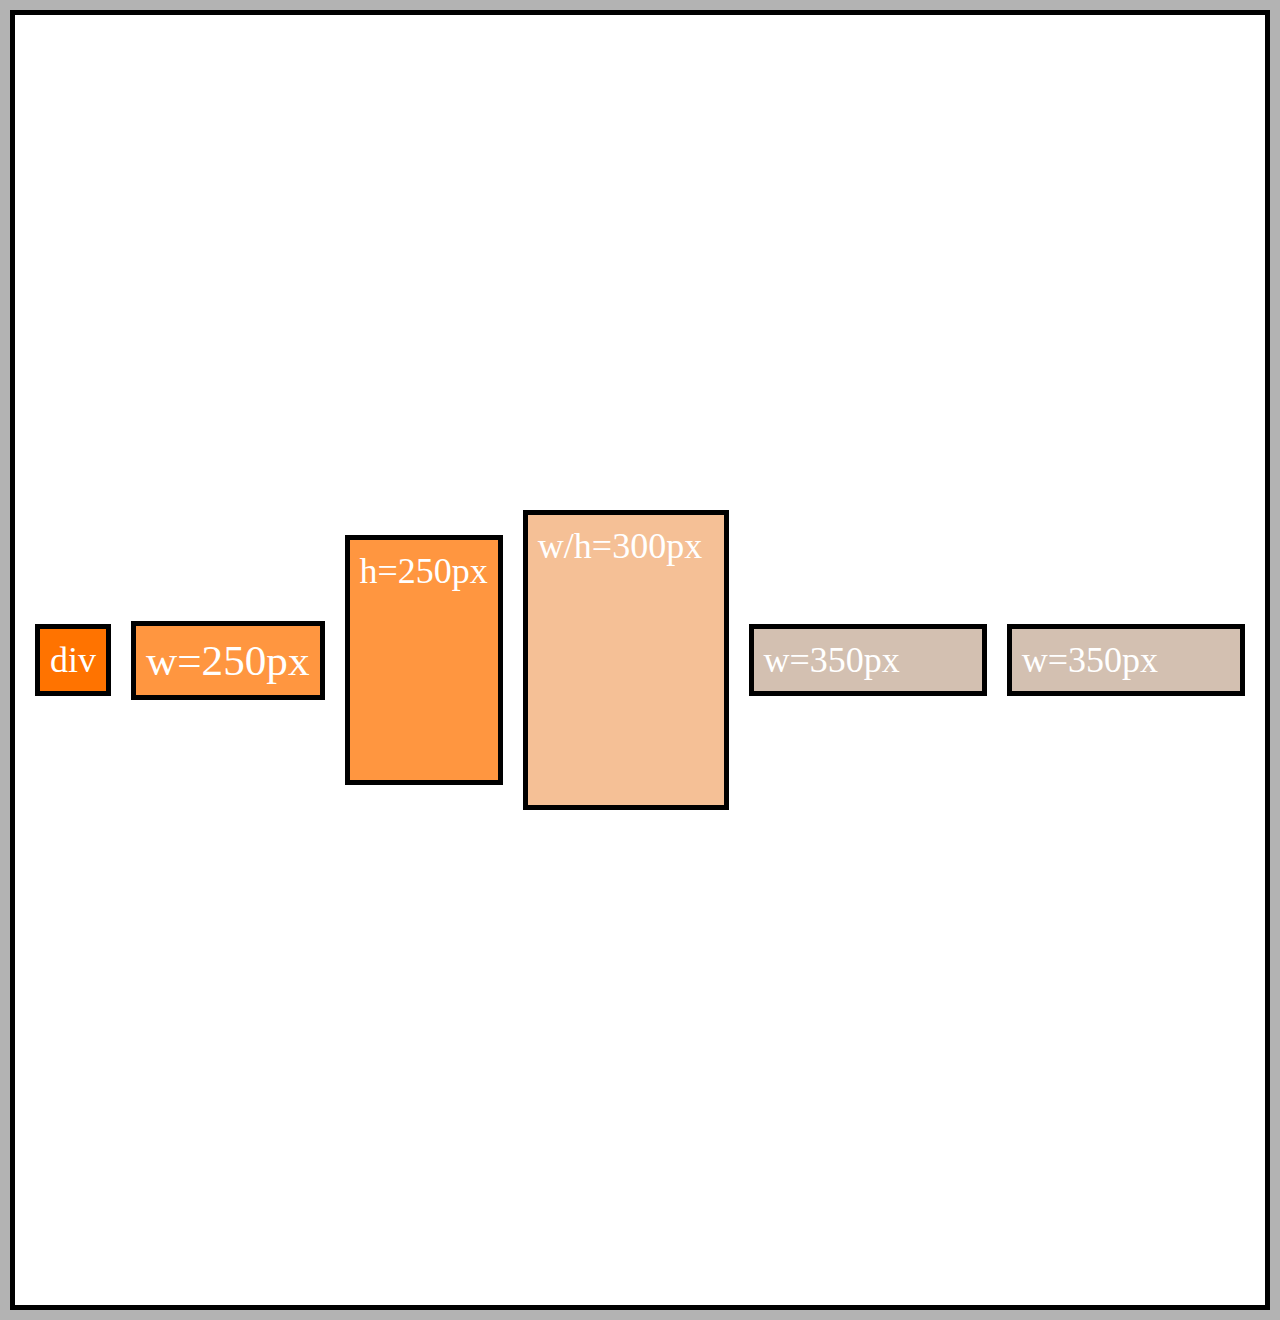
<file: Flexbox/index.html>
<!DOCTYPE html>
<html lang="en">
	<head>
		<meta charset="UTF-8" />
		<meta http-equiv="X-UA-Compatible" content="ie=edge" />
		<link rel="stylesheet" href="main.css" />
		<title>Flexbox</title>
	</head>
	<body>
		<div class="flex-container">
			<div class="item-1">div</div>
			<div class="item-2">w=250px</div>
			<div class="item-3">h=250px</div>
			<div class="item-4">w/h=300px</div>
			<div class="item-5">w=350px</div>
			<div class="item-6">w=350px</div>
		</div>
	</body>
</html>
</file>
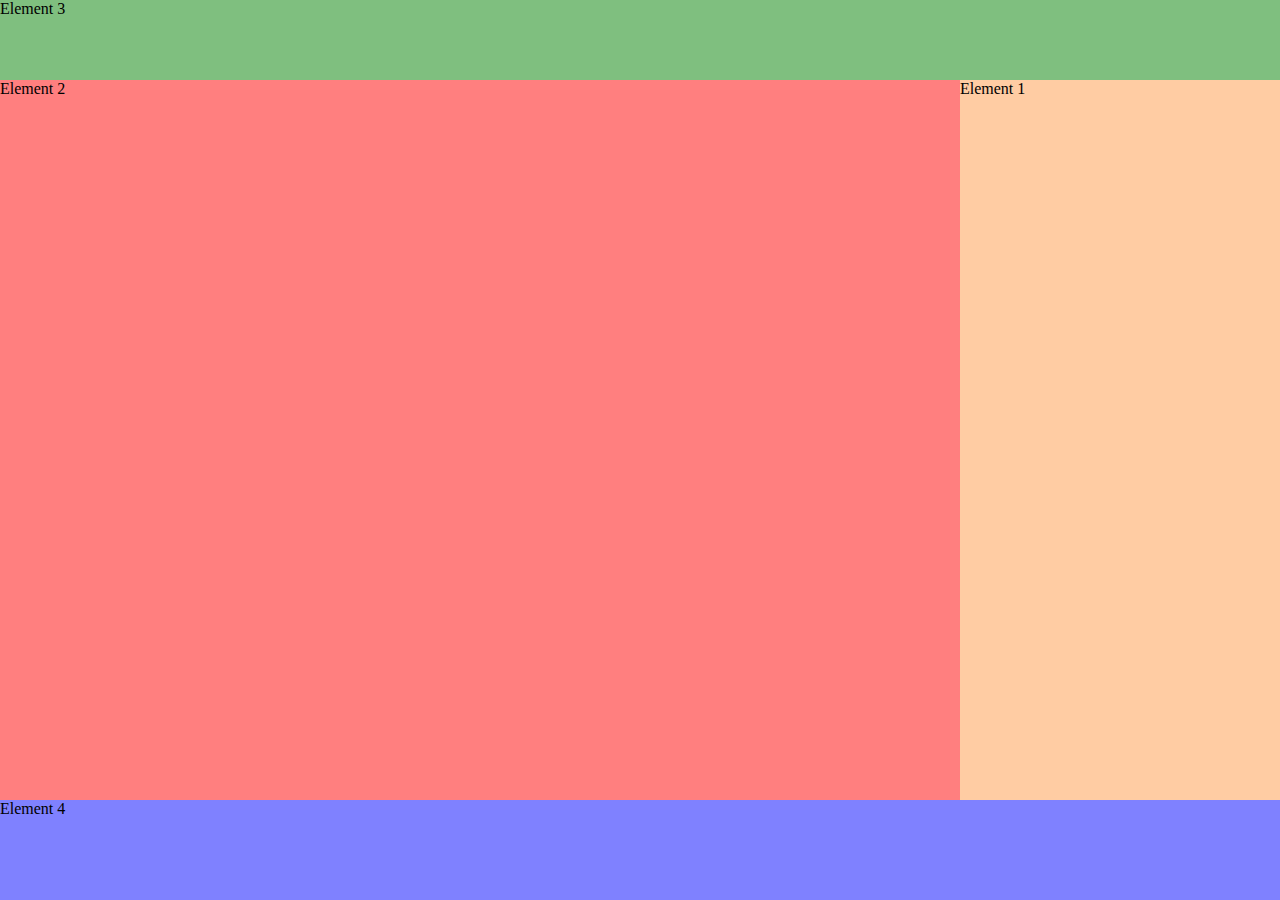
<file: Grid/index.html>
<!DOCTYPE html>
<html lang="en">
	<head>
		<meta charset="UTF-8" />
		<meta
			name="viewport"
			content="width=device-width, initial-scale=1.0"
		/>
		<meta http-equiv="X-UA-Compatible" content="ie=edge" />
		<title>CSS Course</title>
		<link rel="stylesheet" href="main.css" />
	</head>
	<body>
		<div class="el1">Element 1</div>
		<div class="el2">Element 2</div>
		<div class="el3">Element 3</div>
		<div class="el4">Element 4</div>
	</body>
</html>
</file>
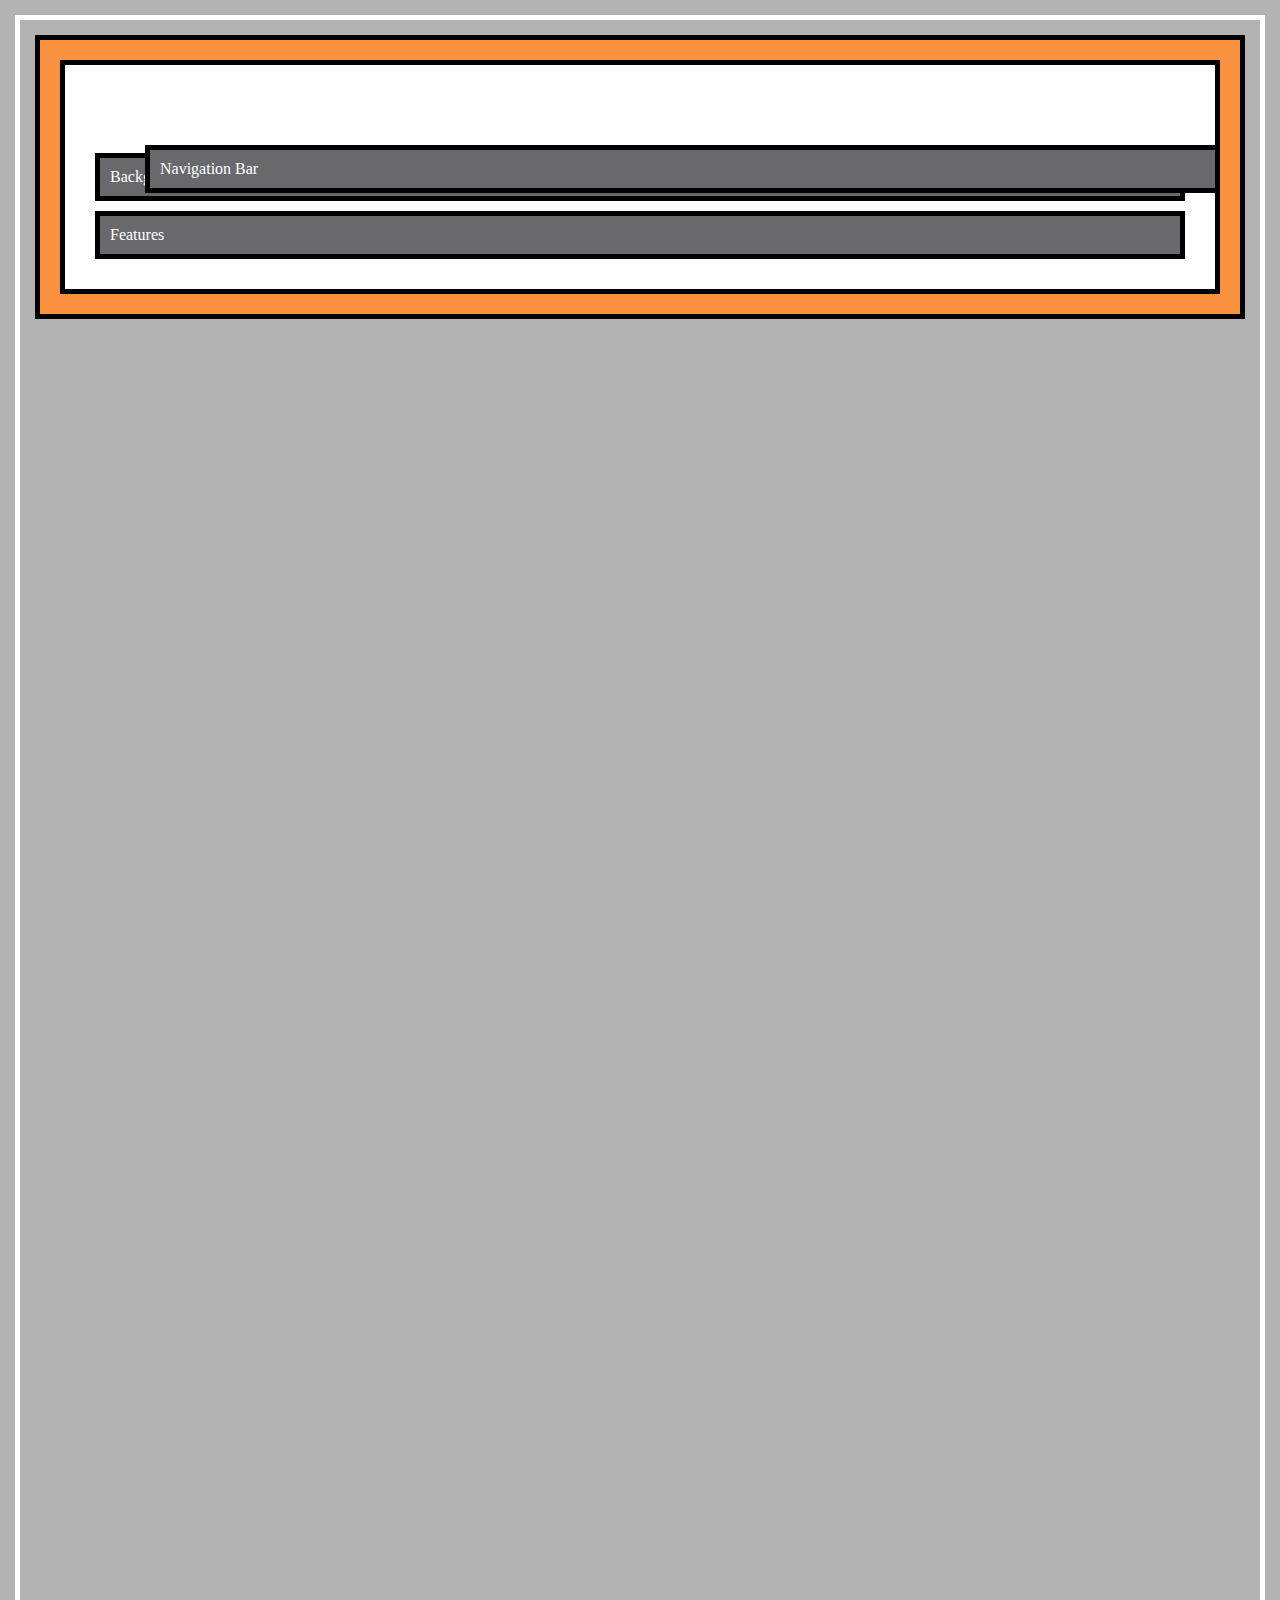
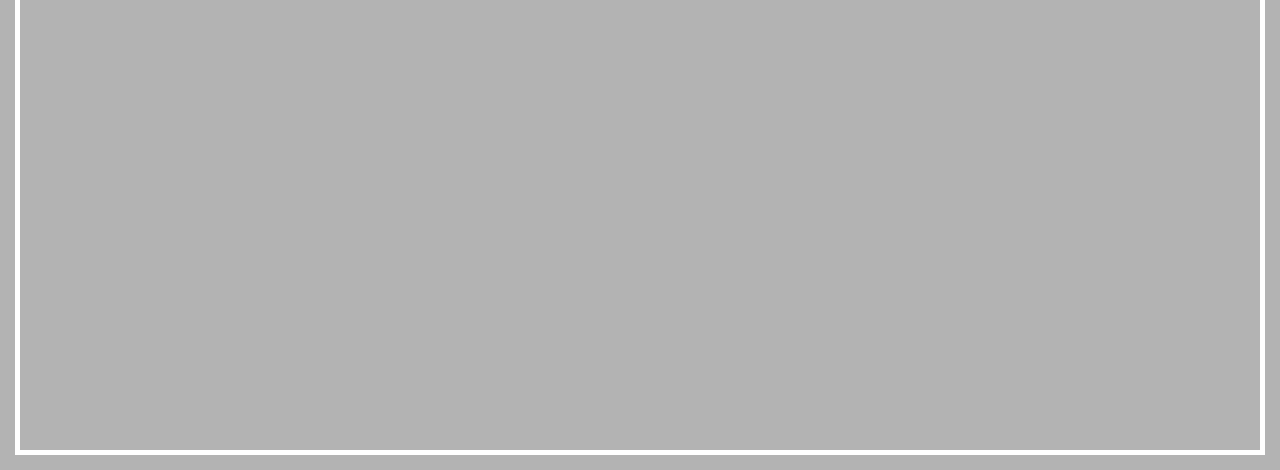
<file: Position/index.html>
<!DOCTYPE html>
<html lang="en">
	<head>
		<meta charset="UTF-8" />
		<meta http-equiv="X-UA-Compatible" content="ie=edge" />
		<link rel="stylesheet" href="main.css" />
		<title>Position</title>
	</head>
	<body>
		<div class="parent">
			<div class="child-1">Navigation Bar</div>
			<div class="child-2">Background Image</div>
			<div class="child-3">Features</div>
		</div>
	</body>
</html>
</file>
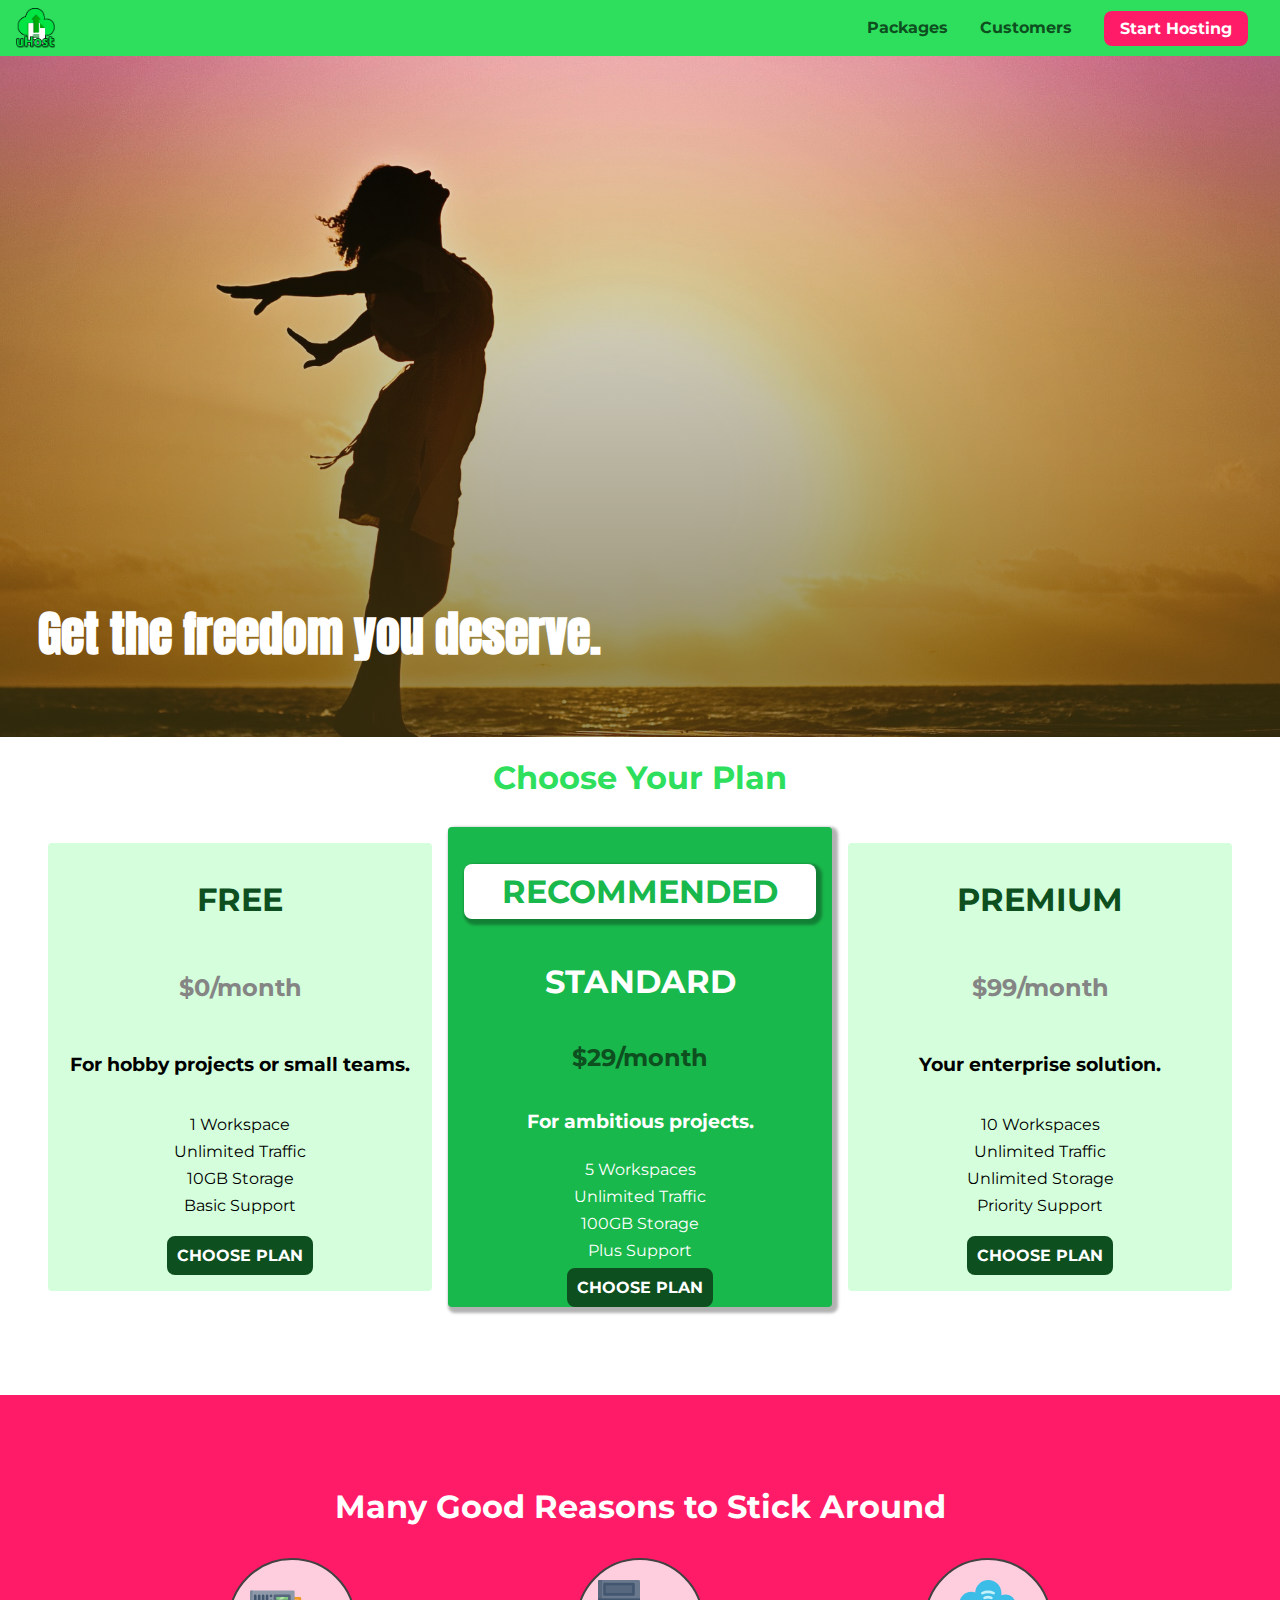
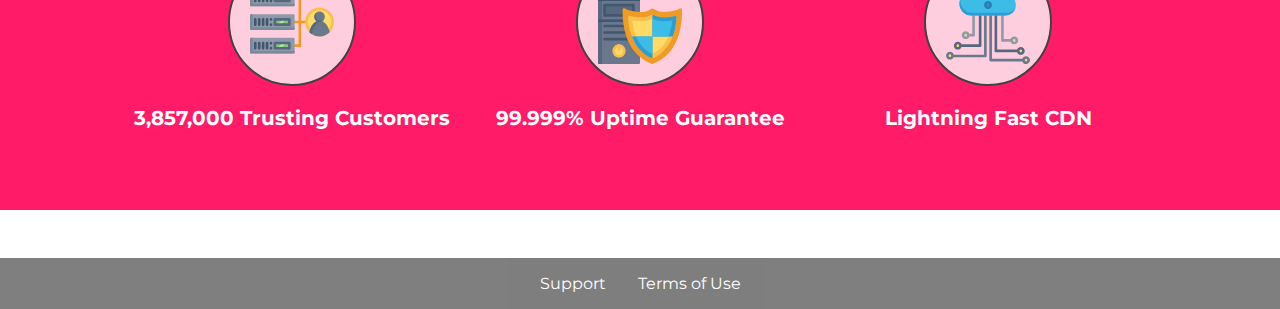
<file: Project/index.html>
<!DOCTYPE html>
<html lang="en">
	<head>
		<meta charset="UTF-8" />
		<meta http-equiv="X-UA-Compatible" content="ie=edge" />
		<meta
			name="viewport"
			content="width=device-width, initial-scale=1.0"
		/>
		<title>uHost</title>
		<link rel="shortcut icon" href="favicon.png" />

		<link rel="stylesheet" href="shared.css" />
		<link rel="stylesheet" href="main.css" />
	</head>

	<body>
		<div class="backdrop"></div>
		<div class="modal">
			<h1 class="modal__title">Do you want to continue?</h1>
			<div class="modal__actions">
				<a href="start-hosting/index.html" class="modal__action"
					>Yes!</a
				>
				<button
					class="modal__action modal__action--negative"
					type="button"
				>
					No!
				</button>
			</div>
		</div>
		<header class="main-header">
			<div>
				<button class="toggle-button">
					<span class="toggle-button__bar"></span>
					<span class="toggle-button__bar"></span>
					<span class="toggle-button__bar"></span>
				</button>
				<a href="index.html" class="main-header__brand">
					<img
						src="images/uhost-icon.png"
						alt="uHost - Your hosting"
				/></a>
			</div>
			<nav class="main-nav">
				<ul class="main-nav__items">
					<li class="main-nav__item">
						<a href="packages/index.html">Packages</a>
					</li>
					<li class="main-nav__item">
						<a href="customers/index.html">Customers</a>
					</li>
					<li class="main-nav__item main-nav__item--cta">
						<a href="start-hosting/index.html">Start Hosting</a>
					</li>
				</ul>
			</nav>
		</header>
		<nav class="mobile-nav">
			<ul class="mobile-nav__items">
				<li class="mobile-nav__item">
					<a href="packages/index.html">Packages</a>
				</li>
				<li class="mobile-nav__item">
					<a href="customers/index.html">Customers</a>
				</li>
				<li class="mobile-nav__item mobile-nav__item--cta">
					<a href="start-hosting/index.html">Start Hosting</a>
				</li>
			</ul>
		</nav>
		<main>
			<section id="product-overview">
				<h1>Get the freedom you deserve.</h1>
			</section>
			<section id="plans">
				<h1 class="section-title">Choose Your Plan</h1>
				<div class="plan__list">
					<article class="plan">
						<h1 class="plan__title">FREE</h1>
						<h2 class="plan__price">$0/month</h2>
						<h3>For hobby projects or small teams.</h3>
						<ul class="plan__features">
							<li>1 Workspace</li>
							<li>Unlimited Traffic</li>
							<li>10GB Storage</li>
							<li>Basic Support</li>
						</ul>
						<div>
							<button class="button">CHOOSE PLAN</button>
						</div>
					</article>
					<article class="plan plan--highlighted">
						<h1 class="plan__annotation">RECOMMENDED</h1>
						<h1 class="plan__title">STANDARD</h1>
						<h2 class="plan__price">$29/month</h2>
						<h3>For ambitious projects.</h3>
						<ul class="plan__features">
							<li>5 Workspaces</li>
							<li>Unlimited Traffic</li>
							<li>100GB Storage</li>
							<li>Plus Support</li>
						</ul>
						<div>
							<button class="button">CHOOSE PLAN</button>
						</div>
					</article>
					<article class="plan">
						<h1 class="plan__title">PREMIUM</h1>
						<h2 class="plan__price">$99/month</h2>
						<h3>Your enterprise solution.</h3>
						<ul class="plan__features">
							<li>10 Workspaces</li>
							<li>Unlimited Traffic</li>
							<li>Unlimited Storage</li>
							<li>Priority Support</li>
						</ul>
						<div>
							<button class="button">CHOOSE PLAN</button>
						</div>
					</article>
				</div>
			</section>
			<section id="key-features">
				<h1 class="section-title">
					Many Good Reasons to Stick Around
				</h1>
				<ul class="key-feature__list">
					<li class="key-feature">
						<div class="key-feature__image">
							<svg viewBox="0 0 512 512">
								<path
									style="fill: #f09b24"
									d="M344,248h-32V112c0-4.418-3.582-8-8-8h-40c-4.418,0-8,3.582-8,8s3.582,8,8,8h32v128h-32  c-4.418,0-8,3.582-8,8s3.582,8,8,8h32v128h-32c-4.418,0-8,3.582-8,8s3.582,8,8,8h40c4.418,0,8-3.582,8-8V264h32c4.418,0,8-3.582,8-8  S348.418,248,344,248z"
								/>
								<path
									style="fill: #8e9aa9"
									d="M264,64H8c-4.418,0-8,3.582-8,8v80c0,4.418,3.582,8,8,8h256c4.418,0,8-3.582,8-8V72  C272,67.582,268.418,64,264,64z"
								/>
								<path
									style="fill: #7c899b"
									d="M24,144c-4.418,0-8-3.582-8-8V64H8c-4.418,0-8,3.582-8,8v80c0,4.418,3.582,8,8,8h256  c4.418,0,8-3.582,8-8v-8H24z"
								/>
								<rect
									x="152"
									y="96"
									style="fill: #b8e3a8"
									width="88"
									height="32"
								/>
								<g>
									<polygon
										style="fill: #7ec97d"
										points="152,96 152,128 166,128 198,96  "
									/>
									<polygon
										style="fill: #7ec97d"
										points="220,96 188,128 240,128 240,96  "
									/>
								</g>
								<path
									style="fill: #56677e"
									d="M240,136h-88c-4.418,0-8-3.582-8-8V96c0-4.418,3.582-8,8-8h88c4.418,0,8,3.582,8,8v32  C248,132.418,244.418,136,240,136z M160,120h72v-16h-72V120z"
								/>
								<g>
									<path
										style="fill: #435670"
										d="M32,136c-4.418,0-8-3.582-8-8V96c0-4.418,3.582-8,8-8s8,3.582,8,8v32C40,132.418,36.418,136,32,136z   "
									/>
									<path
										style="fill: #435670"
										d="M56,136c-4.418,0-8-3.582-8-8V96c0-4.418,3.582-8,8-8s8,3.582,8,8v32C64,132.418,60.418,136,56,136z   "
									/>
									<path
										style="fill: #435670"
										d="M80,136c-4.418,0-8-3.582-8-8V96c0-4.418,3.582-8,8-8s8,3.582,8,8v32C88,132.418,84.418,136,80,136z   "
									/>
									<path
										style="fill: #435670"
										d="M104,136c-4.418,0-8-3.582-8-8V96c0-4.418,3.582-8,8-8s8,3.582,8,8v32   C112,132.418,108.418,136,104,136z"
									/>
									<path
										style="fill: #435670"
										d="M128,105c-4.418,0-8-3.582-8-8v-1c0-4.418,3.582-8,8-8s8,3.582,8,8v1   C136,101.418,132.418,105,128,105z"
									/>
									<path
										style="fill: #435670"
										d="M128,136c-4.418,0-8-3.582-8-8v-1c0-4.418,3.582-8,8-8s8,3.582,8,8v1   C136,132.418,132.418,136,128,136z"
									/>
								</g>
								<path
									style="fill: #8e9aa9"
									d="M264,208H8c-4.418,0-8,3.582-8,8v80c0,4.418,3.582,8,8,8h256c4.418,0,8-3.582,8-8v-80  C272,211.582,268.418,208,264,208z"
								/>
								<path
									style="fill: #7c899b"
									d="M24,288c-4.418,0-8-3.582-8-8v-72H8c-4.418,0-8,3.582-8,8v80c0,4.418,3.582,8,8,8h256  c4.418,0,8-3.582,8-8v-8H24z"
								/>
								<rect
									x="152"
									y="240"
									style="fill: #b8e3a8"
									width="88"
									height="32"
								/>
								<g>
									<polygon
										style="fill: #7ec97d"
										points="152,240 152,272 166,272 198,240  "
									/>
									<polygon
										style="fill: #7ec97d"
										points="220,240 188,272 240,272 240,240  "
									/>
								</g>
								<path
									style="fill: #56677e"
									d="M240,280h-88c-4.418,0-8-3.582-8-8v-32c0-4.418,3.582-8,8-8h88c4.418,0,8,3.582,8,8v32  C248,276.418,244.418,280,240,280z M160,264h72v-16h-72V264z"
								/>
								<g>
									<path
										style="fill: #435670"
										d="M32,280c-4.418,0-8-3.582-8-8v-32c0-4.418,3.582-8,8-8s8,3.582,8,8v32C40,276.418,36.418,280,32,280   z"
									/>
									<path
										style="fill: #435670"
										d="M56,280c-4.418,0-8-3.582-8-8v-32c0-4.418,3.582-8,8-8s8,3.582,8,8v32C64,276.418,60.418,280,56,280   z"
									/>
									<path
										style="fill: #435670"
										d="M80,280c-4.418,0-8-3.582-8-8v-32c0-4.418,3.582-8,8-8s8,3.582,8,8v32C88,276.418,84.418,280,80,280   z"
									/>
									<path
										style="fill: #435670"
										d="M104,280c-4.418,0-8-3.582-8-8v-32c0-4.418,3.582-8,8-8s8,3.582,8,8v32   C112,276.418,108.418,280,104,280z"
									/>
									<path
										style="fill: #435670"
										d="M128,249c-4.418,0-8-3.582-8-8v-1c0-4.418,3.582-8,8-8s8,3.582,8,8v1   C136,245.418,132.418,249,128,249z"
									/>
									<path
										style="fill: #435670"
										d="M128,280c-4.418,0-8-3.582-8-8v-1c0-4.418,3.582-8,8-8s8,3.582,8,8v1   C136,276.418,132.418,280,128,280z"
									/>
								</g>
								<path
									style="fill: #8e9aa9"
									d="M264,352H8c-4.418,0-8,3.582-8,8v80c0,4.418,3.582,8,8,8h256c4.418,0,8-3.582,8-8v-80  C272,355.582,268.418,352,264,352z"
								/>
								<path
									style="fill: #7c899b"
									d="M24,432c-4.418,0-8-3.582-8-8v-72H8c-4.418,0-8,3.582-8,8v80c0,4.418,3.582,8,8,8h256  c4.418,0,8-3.582,8-8v-8H24z"
								/>
								<rect
									x="152"
									y="384"
									style="fill: #b8e3a8"
									width="88"
									height="32"
								/>
								<g>
									<polygon
										style="fill: #7ec97d"
										points="152,384 152,416 166,416 198,384  "
									/>
									<polygon
										style="fill: #7ec97d"
										points="220,384 188,416 240,416 240,384  "
									/>
								</g>
								<path
									style="fill: #56677e"
									d="M240,424h-88c-4.418,0-8-3.582-8-8v-32c0-4.418,3.582-8,8-8h88c4.418,0,8,3.582,8,8v32  C248,420.418,244.418,424,240,424z M160,408h72v-16h-72V408z"
								/>
								<g>
									<path
										style="fill: #435670"
										d="M32,424c-4.418,0-8-3.582-8-8v-32c0-4.418,3.582-8,8-8s8,3.582,8,8v32C40,420.418,36.418,424,32,424   z"
									/>
									<path
										style="fill: #435670"
										d="M56,424c-4.418,0-8-3.582-8-8v-32c0-4.418,3.582-8,8-8s8,3.582,8,8v32C64,420.418,60.418,424,56,424   z"
									/>
									<path
										style="fill: #435670"
										d="M80,424c-4.418,0-8-3.582-8-8v-32c0-4.418,3.582-8,8-8s8,3.582,8,8v32C88,420.418,84.418,424,80,424   z"
									/>
									<path
										style="fill: #435670"
										d="M104,424c-4.418,0-8-3.582-8-8v-32c0-4.418,3.582-8,8-8s8,3.582,8,8v32   C112,420.418,108.418,424,104,424z"
									/>
									<path
										style="fill: #435670"
										d="M128,393c-4.418,0-8-3.582-8-8v-1c0-4.418,3.582-8,8-8s8,3.582,8,8v1   C136,389.418,132.418,393,128,393z"
									/>
									<path
										style="fill: #435670"
										d="M128,424c-4.418,0-8-3.582-8-8v-1c0-4.418,3.582-8,8-8s8,3.582,8,8v1   C136,420.418,132.418,424,128,424z"
									/>
								</g>
								<path
									style="fill: #f7c14d"
									d="M424,168c-48.523,0-88,39.477-88,88s39.477,88,88,88s88-39.477,88-88S472.523,168,424,168z"
								/>
								<path
									style="fill: #ffdb66"
									d="M424,184c-39.701,0-72,32.299-72,72s32.299,72,72,72s72-32.299,72-72S463.701,184,424,184z"
								/>
								<path
									style="fill: #69788d"
									d="M484.893,314.16C476.393,274.588,451.922,248,424,248s-52.393,26.588-60.893,66.16  c-0.605,2.82,0.354,5.749,2.511,7.664C381.731,336.124,402.465,344,424,344s42.269-7.876,58.381-22.176  C484.539,319.909,485.498,316.98,484.893,314.16z"
								/>
								<path
									style="fill: #56677e"
									d="M434.053,249.171C430.768,248.403,427.411,248,424,248c-27.922,0-52.393,26.588-60.893,66.16  c-0.605,2.82,0.354,5.749,2.511,7.664c3.383,3.002,6.979,5.703,10.734,8.125C384.904,286.243,407.373,255.378,434.053,249.171z"
								/>
								<path
									style="fill: #69788d"
									d="M424,192c-17.645,0-32,14.355-32,32s14.355,32,32,32s32-14.355,32-32S441.645,192,424,192z"
								/>
								<path
									style="fill: #56677e"
									d="M432,248c-17.645,0-32-14.355-32-32c0-6.783,2.128-13.076,5.742-18.258  C397.444,203.53,392,213.138,392,224c0,17.645,14.355,32,32,32c10.862,0,20.471-5.444,26.258-13.742  C445.076,245.872,438.783,248,432,248z"
								/>
							</svg>
						</div>
						<p class="key-feature__description">
							3,857,000 Trusting Customers
						</p>
					</li>
					<li class="key-feature">
						<div class="key-feature__image">
							<svg viewBox="0 0 512 512">
								<path
									style="fill: #69788d"
									d="M248,0H8C3.582,0,0,3.582,0,8v496c0,4.418,3.582,8,8,8h240c4.418,0,8-3.582,8-8V8  C256,3.582,252.418,0,248,0z"
								/>
								<path
									style="fill: #56677e"
									d="M24,504V8c0-4.418,3.582-8,8-8H8C3.582,0,0,3.582,0,8v496c0,4.418,3.582,8,8,8h24  C27.582,512,24,508.418,24,504z"
								/>
								<g>
									<rect
										x="0"
										y="112"
										style="fill: #435670"
										width="256"
										height="16"
									/>
									<rect
										x="0"
										y="240"
										style="fill: #435670"
										width="256"
										height="16"
									/>
								</g>
								<path
									style="fill: #f7c14d"
									d="M128,392c-22.056,0-40,17.944-40,40s17.944,40,40,40s40-17.944,40-40S150.056,392,128,392z"
								/>
								<path
									style="fill: #ffdb66"
									d="M128,408c-13.233,0-24,10.767-24,24s10.767,24,24,24s24-10.767,24-24S141.233,408,128,408z"
								/>
								<path
									style="fill: #f7c14d"
									d="M128,392c-2.739,0-5.414,0.278-8,0.805V424c0,4.418,3.582,8,8,8c4.418,0,8-3.582,8-8v-31.195  C133.414,392.278,130.739,392,128,392z"
								/>
								<g>
									<path
										style="fill: #435670"
										d="M216,288H40c-4.418,0-8-3.582-8-8s3.582-8,8-8h176c4.418,0,8,3.582,8,8S220.418,288,216,288z"
									/>
									<path
										style="fill: #435670"
										d="M216,328H40c-4.418,0-8-3.582-8-8s3.582-8,8-8h176c4.418,0,8,3.582,8,8S220.418,328,216,328z"
									/>
									<path
										style="fill: #435670"
										d="M216,368H40c-4.418,0-8-3.582-8-8s3.582-8,8-8h176c4.418,0,8,3.582,8,8S220.418,368,216,368z"
									/>
									<path
										style="fill: #435670"
										d="M216,16H40c-4.418,0-8,3.582-8,8v64c0,4.418,3.582,8,8,8h176c4.418,0,8-3.582,8-8V24   C224,19.582,220.418,16,216,16z"
									/>
								</g>
								<rect
									x="48"
									y="32"
									style="fill: #56677e"
									width="160"
									height="48"
								/>
								<path
									style="fill: #435670"
									d="M216,144H40c-4.418,0-8,3.582-8,8v64c0,4.418,3.582,8,8,8h176c4.418,0,8-3.582,8-8v-64  C224,147.582,220.418,144,216,144z"
								/>
								<rect
									x="48"
									y="160"
									style="fill: #56677e"
									width="160"
									height="48"
								/>
								<path
									style="fill: #f09b24"
									d="M511.747,180.237c-0.194-6.537-8.107-10.107-13.135-5.894c-5.6,4.693-42.904,21.282-98.514,21.282  c-33.45,0-64.625-20.999-64.929-21.206c-2.9-1.991-6.764-1.85-9.512,0.346c-2.677,2.135-27.201,20.86-63.793,20.86  c-55.607,0-92.914-16.589-98.515-21.282c-5.028-4.211-12.941-0.645-13.135,5.894c-1.634,54.834,4.655,105.941,18.693,151.903  c12.096,39.604,29.759,74.047,52.497,102.373c27.538,34.304,62.743,59.882,104.66,76.045c3.069,1.918,6.757,1.921,9.83,0  c41.917-16.163,77.122-41.741,104.66-76.045c22.738-28.326,40.401-62.77,52.497-102.373  C507.092,286.179,513.381,235.071,511.747,180.237z"
								/>
								<path
									style="fill: #f7c14d"
									d="M476.21,221.226c-1.953-1.631-4.568-2.235-7.036-1.628c-21.686,5.327-44.926,8.028-69.075,8.028  c-25.926,0-49.633-8.975-64.955-16.504c-2.307-1.134-5.016-1.091-7.284,0.116c-14.059,7.477-36.919,16.388-65.994,16.388  c-24.153,0-47.394-2.701-69.075-8.028c-5.155-1.268-10.221,2.966-9.894,8.261c2.077,33.693,7.668,65.635,16.616,94.935  c22.774,74.565,66.139,126.334,128.888,153.868c2.032,0.891,4.397,0.891,6.43,0c61.777-27.107,104.716-78.876,127.62-153.868  c8.948-29.3,14.539-61.241,16.616-94.935C479.224,225.319,478.163,222.856,476.21,221.226z"
								/>
								<path
									style="fill: #ffdb66"
									d="M331.609,451.727c-52.604-25.289-89.304-70.987-109.144-135.944  c-6.532-21.39-11.162-44.336-13.82-68.447c17.133,2.852,34.952,4.291,53.22,4.291c29.394,0,53.376-7.793,69.978-15.561  c17.44,7.736,41.656,15.561,68.256,15.561c18.267,0,36.085-1.439,53.219-4.291c-2.659,24.112-7.288,47.06-13.82,68.448  C419.545,381.108,383.27,426.805,331.609,451.727z"
								/>
								<g>
									<path
										style="fill: #2c9dd4"
										d="M479.066,227.858c0.157-2.539-0.903-5.002-2.856-6.633s-4.568-2.235-7.036-1.628   c-21.686,5.327-44.926,8.028-69.075,8.028c-25.926,0-49.633-8.975-64.955-16.504c-1.057-0.52-2.2-0.78-3.345-0.806l-0.072,133.351   h123.601c2.556-6.746,4.933-13.702,7.123-20.874C471.398,293.493,476.989,261.552,479.066,227.858z"
									/>
									<path
										style="fill: #2c9dd4"
										d="M206.658,343.667c24.153,63.42,65.028,108.108,121.743,132.995c1.031,0.452,2.147,0.673,3.263,0.666   l0.063-133.661H206.658z"
									/>
								</g>
								<g>
									<path
										style="fill: #3cbde8"
										d="M439.497,315.783c6.532-21.389,11.161-44.336,13.82-68.448c-17.134,2.852-34.952,4.291-53.219,4.291   c-26.6,0-50.815-7.824-68.256-15.561l-0.116,107.601h97.758C433.179,334.807,436.524,325.518,439.497,315.783z"
									/>
									<path
										style="fill: #3cbde8"
										d="M232.523,343.667c21.144,50.298,54.363,86.56,99.087,108.06l0.117-108.06H232.523z"
									/>
								</g>
							</svg>
						</div>
						<p class="key-feature__description">
							99.999% Uptime Guarantee
						</p>
					</li>
					<li class="key-feature">
						<div class="key-feature__image">
							<svg viewBox="0 0 512 512">
								<path
									style="fill: #8e9aa9"
									d="M168,200c-4.418,0-8,3.582-8,8v120h-17.376c-3.302-9.311-12.194-16-22.624-16  c-13.234,0-24,10.767-24,24s10.766,24,24,24c10.429,0,19.321-6.689,22.624-16H168c4.418,0,8-3.582,8-8V208  C176,203.582,172.418,200,168,200z"
								/>
								<path
									style="fill: #ffdb66"
									d="M120,328c-4.411,0-8,3.589-8,8s3.589,8,8,8s8-3.589,8-8S124.411,328,120,328z"
								/>
								<path
									style="fill: #56677e"
									d="M208,200c-4.418,0-8,3.582-8,8v184H94.624C91.322,382.689,82.43,376,72,376  c-13.234,0-24,10.767-24,24s10.766,24,24,24c10.429,0,19.321-6.689,22.624-16H208c4.418,0,8-3.582,8-8V208  C216,203.582,212.418,200,208,200z"
								/>
								<path
									style="fill: #ffdb66"
									d="M72,392c-4.411,0-8,3.589-8,8s3.589,8,8,8s8-3.589,8-8S76.411,392,72,392z"
								/>
								<path
									style="fill: #69788d"
									d="M240,208c-4.418,0-8,3.582-8,8v239H47.24c-2.671-10.34-12.078-18-23.24-18c-13.234,0-24,10.767-24,24  s10.766,24,24,24c9.666,0,18.009-5.747,21.809-14H240c4.418,0,8-3.582,8-8V216C248,211.582,244.418,208,240,208z"
								/>
								<path
									style="fill: #ffdb66"
									d="M24,453c-4.411,0-8,3.589-8,8s3.589,8,8,8s8-3.589,8-8S28.411,453,24,453z"
								/>
								<path
									style="fill: #69788d"
									d="M488,464c-10.429,0-19.321,6.689-22.624,16H280V208c0-4.418-3.582-8-8-8s-8,3.582-8,8v280  c0,4.418,3.582,8,8,8h193.376c3.302,9.311,12.194,16,22.624,16c13.234,0,24-10.767,24-24S501.234,464,488,464z"
								/>
								<path
									style="fill: #ffdb66"
									d="M488,480c-4.411,0-8,3.589-8,8s3.589,8,8,8s8-3.589,8-8S492.411,480,488,480z"
								/>
								<path
									style="fill: #56677e"
									d="M456,408c-10.429,0-19.321,6.689-22.624,16H312V208c0-4.418-3.582-8-8-8s-8,3.582-8,8v224  c0,4.418,3.582,8,8,8h129.376c3.302,9.311,12.194,16,22.624,16c13.234,0,24-10.767,24-24S469.234,408,456,408z"
								/>
								<path
									style="fill: #ffdb66"
									d="M456,424c-4.411,0-8,3.589-8,8s3.589,8,8,8s8-3.589,8-8S460.411,424,456,424z"
								/>
								<path
									style="fill: #8e9aa9"
									d="M416,344c-10.429,0-19.321,6.689-22.624,16H352V208c0-4.418-3.582-8-8-8s-8,3.582-8,8v160  c0,4.418,3.582,8,8,8h49.376c3.302,9.311,12.194,16,22.624,16c13.234,0,24-10.767,24-24S429.234,344,416,344z"
								/>
								<path
									style="fill: #ffdb66"
									d="M416,360c-4.411,0-8,3.589-8,8s3.589,8,8,8s8-3.589,8-8S420.411,360,416,360z"
								/>
								<path
									style="fill: #3cbde8"
									d="M362,88c-8.741,0-17.231,1.751-25.06,5.085C337.646,88.797,338,84.43,338,80  c0-44.112-35.888-80-80-80c-42.823,0-77.895,33.816-79.909,76.149C170.393,73.415,162.244,72,154,72c-39.701,0-72,32.299-72,72  s32.299,72,72,72h208c35.29,0,64-28.71,64-64S397.29,88,362,88z"
								/>
								<path
									style="fill: #2c9dd4"
									d="M368,200H160c-39.701,0-72-32.299-72-72c0-5.863,0.721-11.559,2.05-17.019  C84.918,120.88,82,132.102,82,144c0,39.701,32.299,72,72,72h208c30.389,0,55.88-21.296,62.379-49.743  C413.565,186.327,392.352,200,368,200z"
								/>
								<path
									style="fill: #2a7db5"
									d="M256,128c-13.234,0-24,10.767-24,24s10.766,24,24,24c13.233,0,24-10.767,24-24S269.233,128,256,128z"
								/>
								<path
									style="fill: #2c9dd4"
									d="M256,144c-4.411,0-8,3.589-8,8s3.589,8,8,8c4.411,0,8-3.589,8-8S260.411,144,256,144z"
								/>
								<g>
									<path
										style="fill: #c5f1fa"
										d="M221.755,87.695c-2.994,0-5.864-1.688-7.233-4.572c-1.894-3.991-0.194-8.763,3.798-10.657   C230.157,66.849,242.834,64,256,64c13.166,0,25.844,2.849,37.68,8.466c3.992,1.895,5.692,6.666,3.798,10.657   s-6.666,5.692-10.657,3.798C277.144,82.328,266.774,80,256,80c-10.774,0-21.144,2.328-30.821,6.921   C224.072,87.446,222.904,87.695,221.755,87.695z"
									/>
									<path
										style="fill: #c5f1fa"
										d="M276.545,116.618c-1.148,0-2.316-0.249-3.424-0.774C267.745,113.293,261.985,112,256,112   c-5.985,0-11.745,1.293-17.121,3.844c-3.991,1.895-8.763,0.192-10.657-3.798c-1.894-3.992-0.193-8.764,3.798-10.657   C239.557,97.813,247.625,96,256,96c8.376,0,16.444,1.813,23.98,5.389c3.991,1.894,5.692,6.665,3.798,10.657   C282.41,114.93,279.539,116.618,276.545,116.618z"
									/>
								</g>
							</svg>
						</div>
						<p class="key-feature__description">
							Lightning Fast CDN
						</p>
					</li>
				</ul>
			</section>
		</main>
		<footer class="main-footer">
			<nav>
				<ul class="main-footer__links">
					<li class="main-footer__link">
						<a href="#">Support</a>
					</li>
					<li class="main-footer__link">
						<a href="#">Terms of Use</a>
					</li>
				</ul>
			</nav>
		</footer>
		<script src="shared.js"></script>
	</body>
</html>
</file>
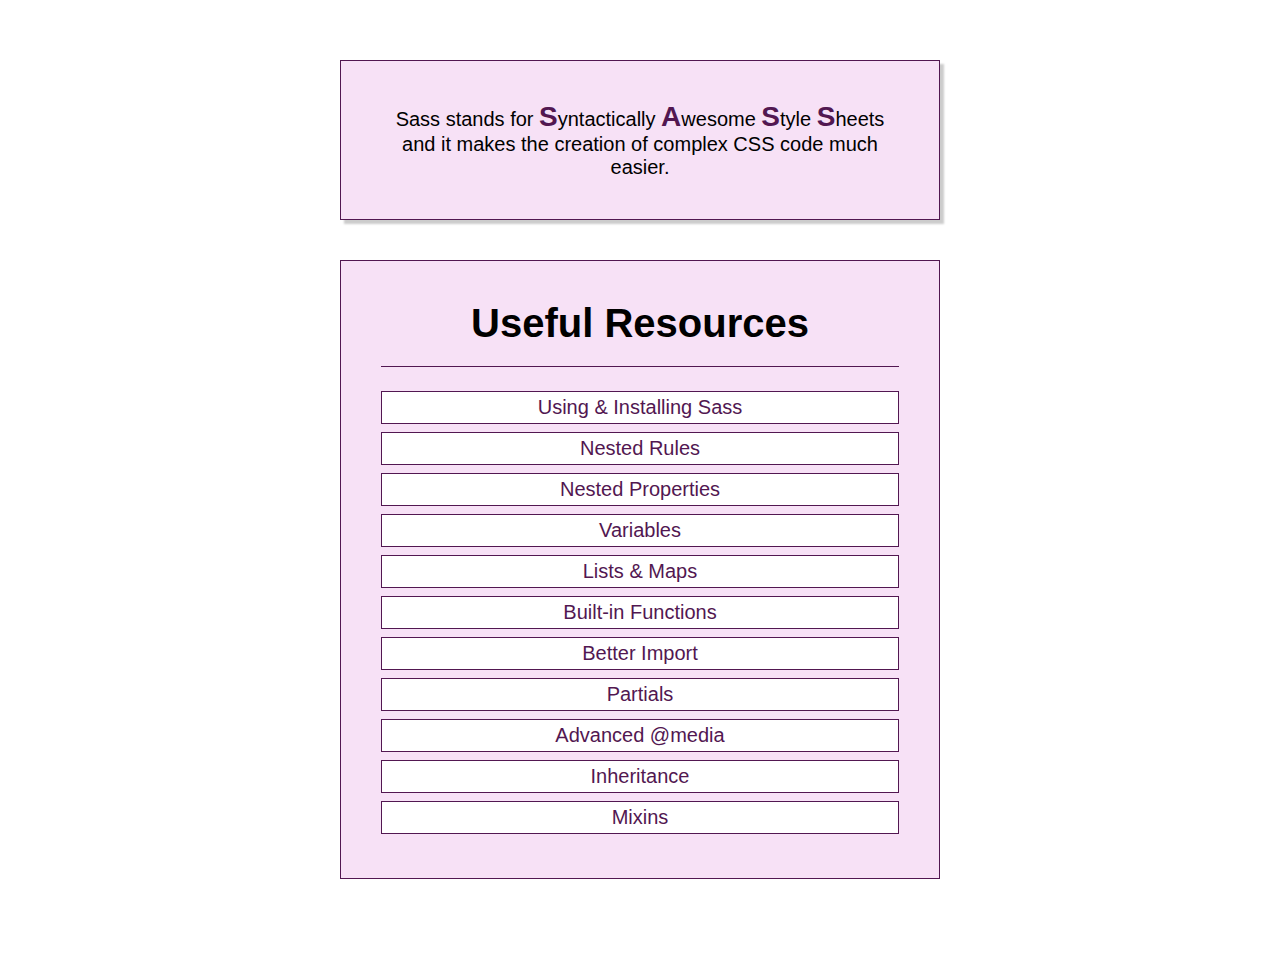
<file: SASS/index.html>
<!DOCTYPE html>
<html lang="en">
	<head>
		<meta charset="UTF-8" />
		<meta
			name="viewport"
			content="width=device-width, initial-scale=1.0"
		/>
		<meta http-equiv="X-UA-Compatible" content="ie=edge" />
		<title>CSS Course</title>
		<link rel="stylesheet" href="main.css" />
	</head>

	<body>
		<div class="container">
			<section class="sass-introduction">
				<p>
					Sass stands for
					<span class="char-highlight">S</span>yntactically
					<span class="char-highlight">A</span>wesome
					<span class="char-highlight">S</span>tyle
					<span class="char-highlight">S</span>heets and it makes the
					creation of complex CSS code much easier.
				</p>
			</section>
			<section class="sass-details">
				<header class="section-header">
					<h1>Useful Resources</h1>
				</header>
				<ul class="documentation-links">
					<li>
						<a
							class="documentation-link link-important"
							href="https://sass-lang.com/documentation/file.SASS_REFERENCE.html#using_sass"
							>Using &amp; Installing Sass</a
						>
					</li>
					<li>
						<a
							class="documentation-link"
							href="https://sass-lang.com/documentation/file.SASS_REFERENCE.html#nested_rules"
							>Nested Rules</a
						>
					</li>
					<li>
						<a
							class="documentation-link"
							href="https://sass-lang.com/documentation/file.SASS_REFERENCE.html#nested_properties"
							>Nested Properties</a
						>
					</li>
					<li>
						<a
							class="documentation-link"
							href="https://sass-lang.com/documentation/file.SASS_REFERENCE.html#variables_"
							>Variables</a
						>
					</li>
					<li>
						<a
							class="documentation-link"
							href="https://sass-lang.com/documentation/file.SASS_REFERENCE.html#lists"
							>Lists &amp; Maps</a
						>
					</li>
					<li>
						<a
							class="documentation-link"
							href="https://sass-lang.com/documentation/Sass/Script/Functions.html"
							>Built-in Functions</a
						>
					</li>
					<li>
						<a
							class="documentation-link"
							href="https://sass-lang.com/documentation/file.SASS_REFERENCE.html#import"
							>Better Import</a
						>
					</li>
					<li>
						<a
							class="documentation-link"
							href="https://sass-lang.com/documentation/file.SASS_REFERENCE.html#partials"
							>Partials</a
						>
					</li>
					<li>
						<a
							class="documentation-link"
							href="https://sass-lang.com/documentation/file.SASS_REFERENCE.html#media"
							>Advanced @media</a
						>
					</li>
					<li>
						<a
							class="documentation-link"
							href="https://sass-lang.com/documentation/file.SASS_REFERENCE.html#extend"
							>Inheritance</a
						>
					</li>
					<li>
						<a
							class="documentation-link"
							href="https://sass-lang.com/documentation/file.SASS_REFERENCE.html#defining_a_mixin"
							>Mixins</a
						>
					</li>
				</ul>
			</section>
		</div>
	</body>
</html>
</file>
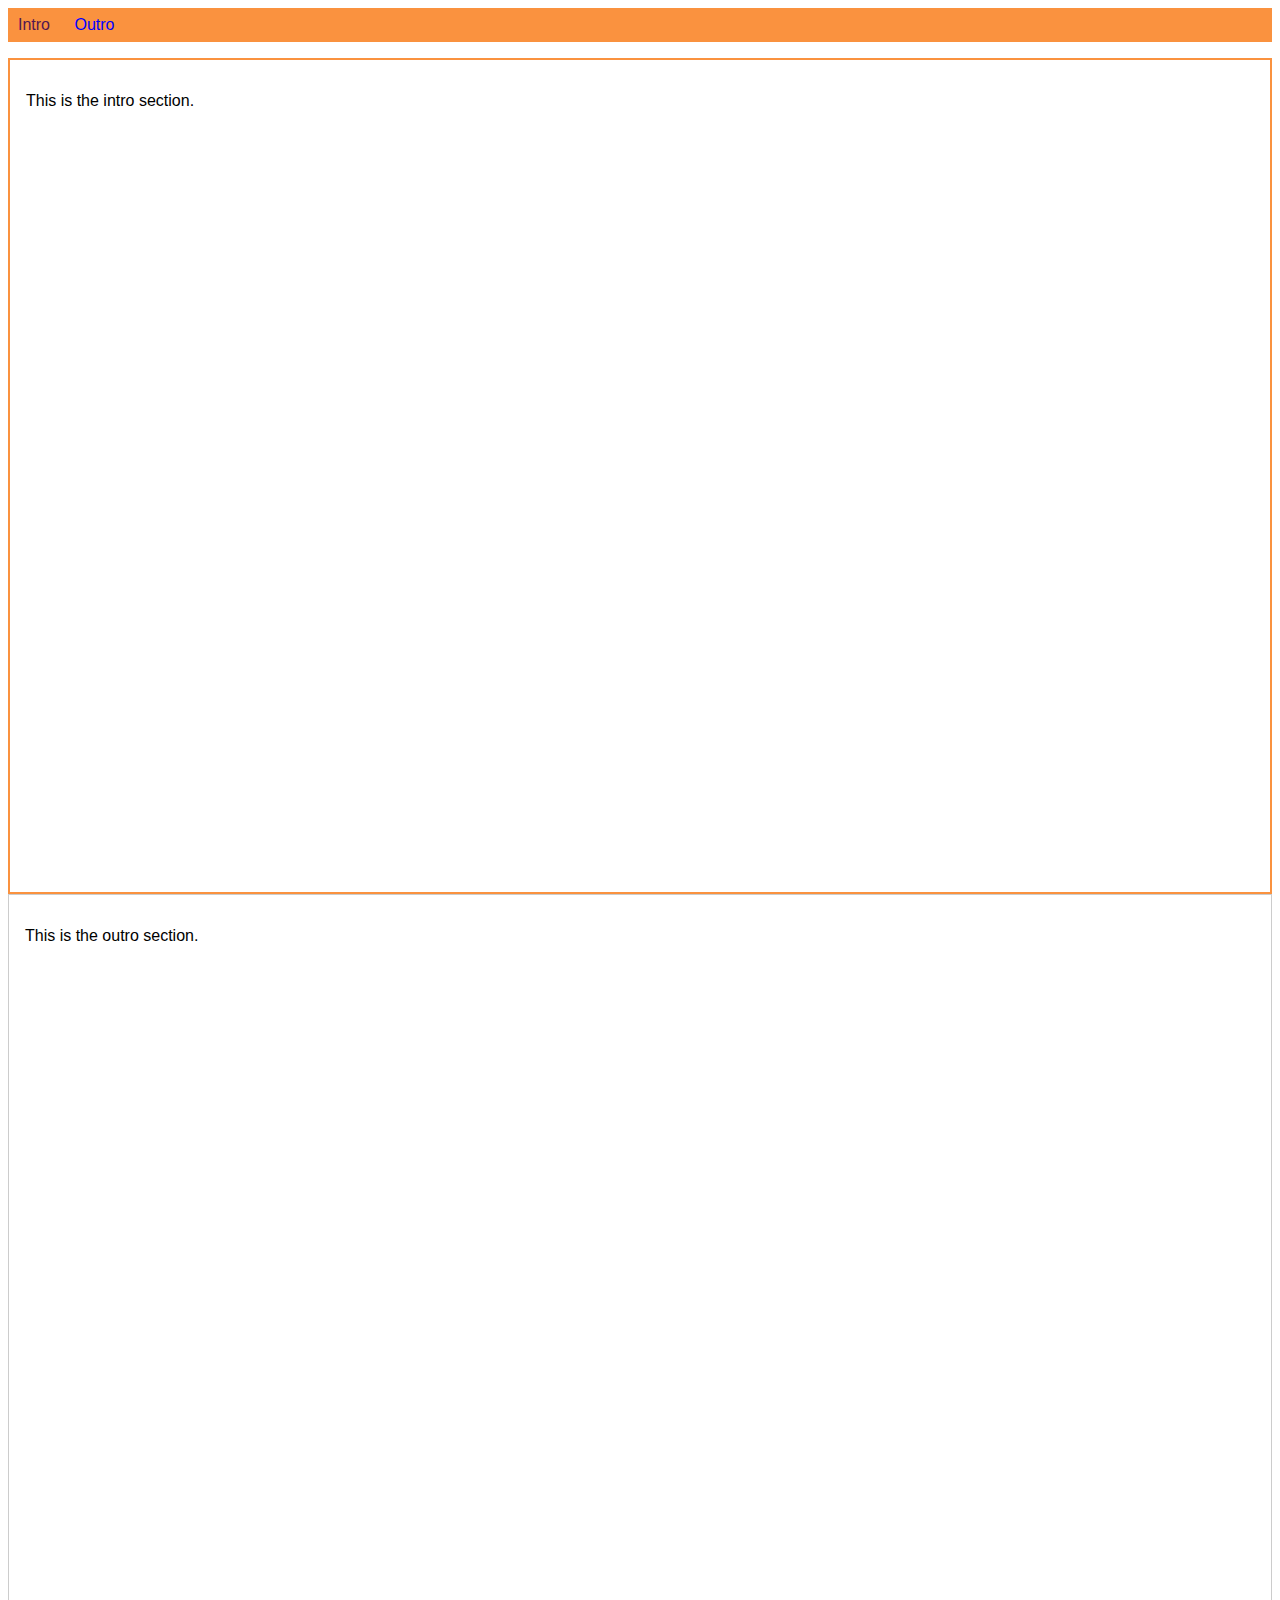
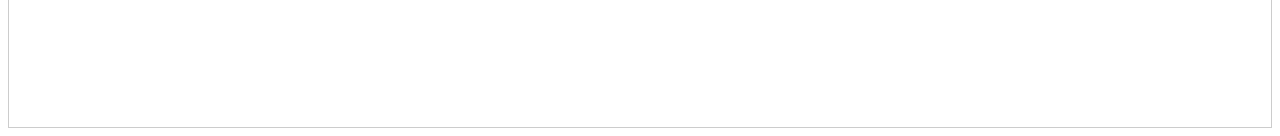
<file: Selectors/index.html>
<!DOCTYPE html>
<html lang="en">
	<head>
		<meta charset="UTF-8" />
		<meta name="viewport" content="width=device-width, initial-scale=1.0" />
		<meta http-equiv="X-UA-Compatible" content="ie=edge" />
		<title>CSS Course</title>
		<link rel="stylesheet" href="main.css" />
	</head>

	<body>
		<nav>
			<a href="#intro" class="active">Intro</a>
			<a href="#outro">Outro</a>
		</nav>
		<section id="intro" class="main-section highlighted">
			<p>This is the intro section.</p>
		</section>
		<section id="outro" class="main-section">
			<p>This is the outro section.</p>
		</section>
	</body>
</html>
</file>
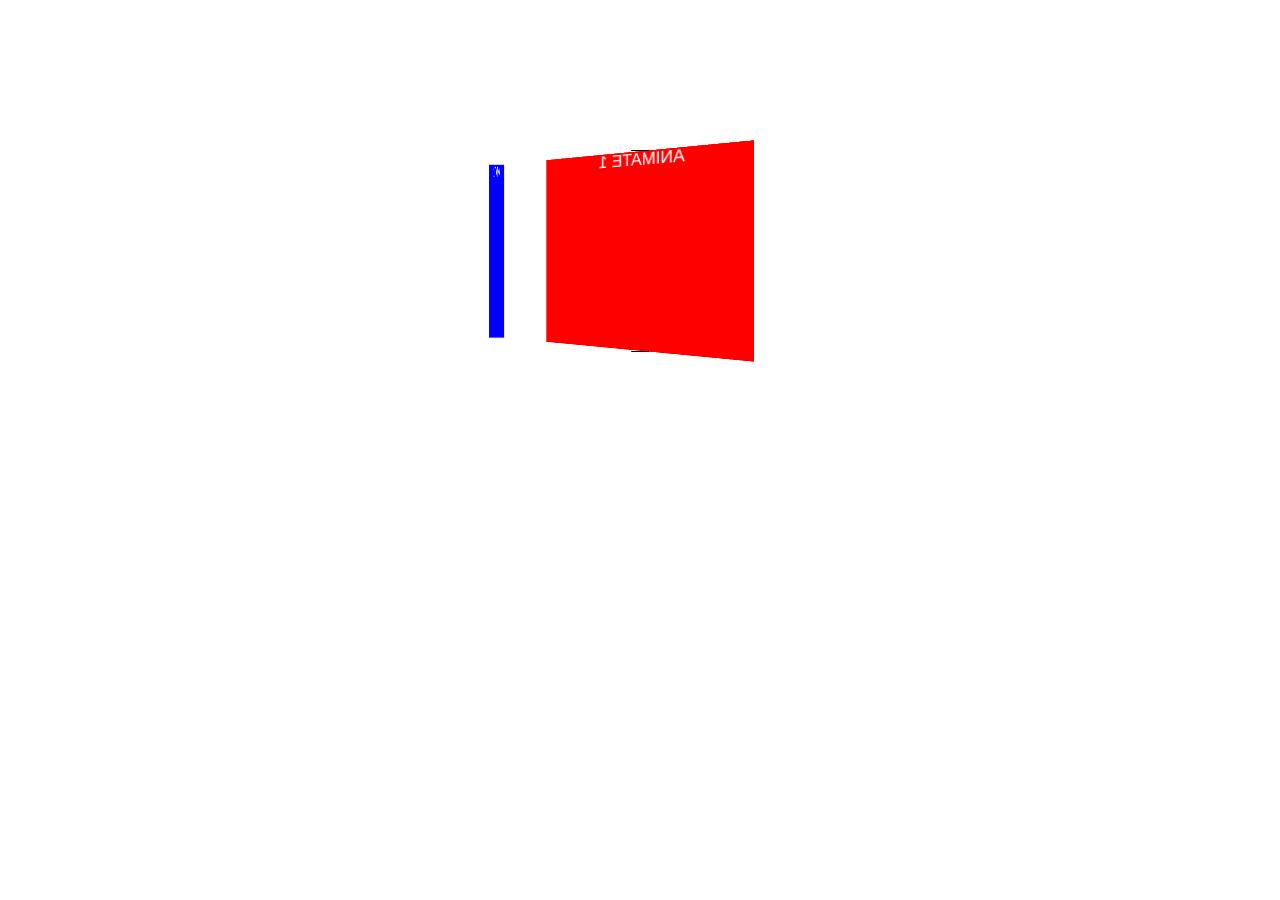
<file: Transformations/index.html>
<!DOCTYPE html>
<html lang="en">
	<head>
		<meta charset="UTF-8" />
		<meta
			name="viewport"
			content="width=device-width, initial-scale=1.0"
		/>
		<meta http-equiv="X-UA-Compatible" content="ie=edge" />
		<title>CSS Course</title>
		<link rel="stylesheet" href="main.css" />
	</head>
	<body>
		<div class="container">
			<div class="box1">ANIMATE 1</div>
         <div class="box2">ANIMATE 2</div>
		</div>
			
		</div>
	</body>
</html>
</file>
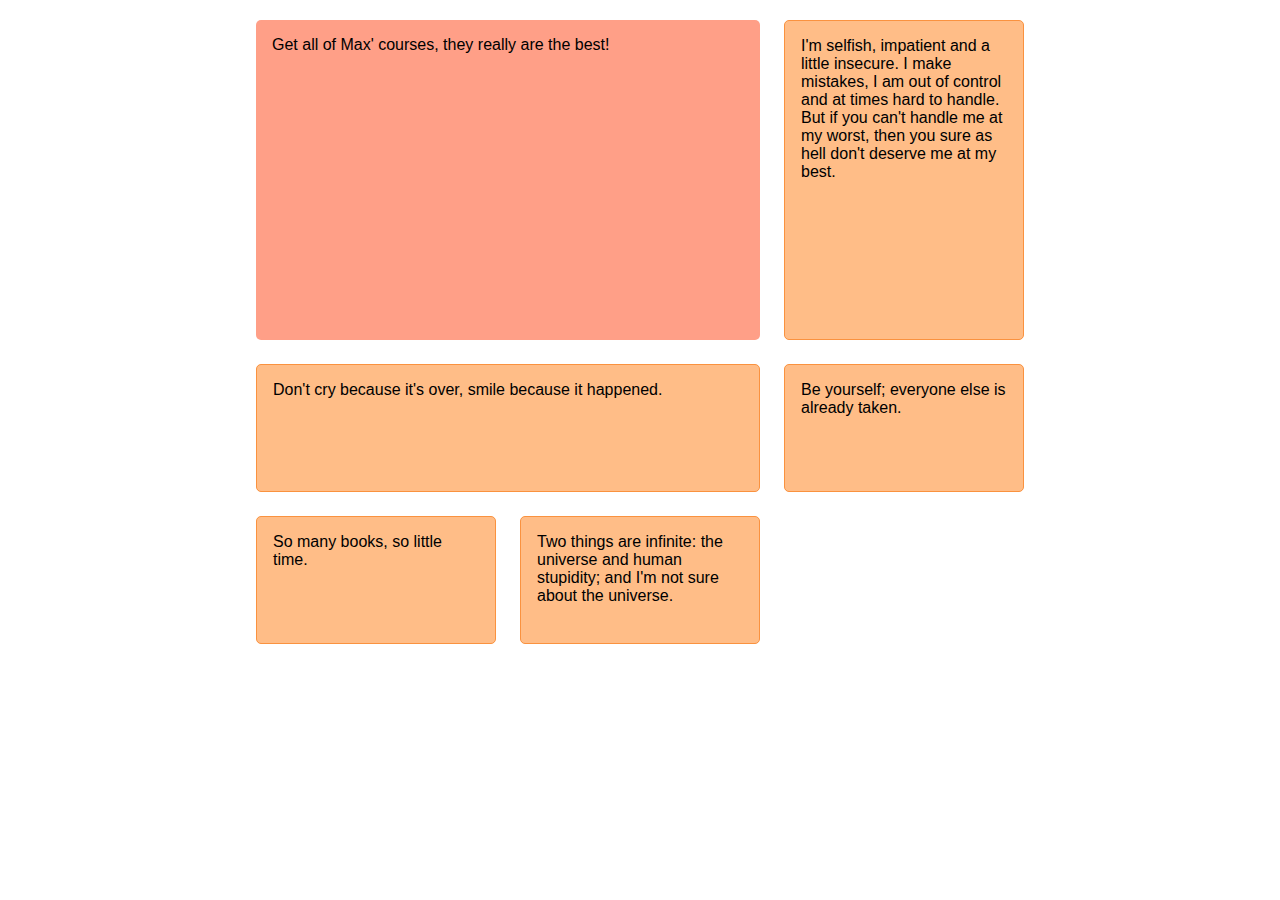
<file: Grid/autoflow/index.html>
<!DOCTYPE html>
<html lang="en">
	<head>
		<meta charset="UTF-8" />
		<meta
			name="viewport"
			content="width=device-width, initial-scale=1.0"
		/>
		<meta http-equiv="X-UA-Compatible" content="ie=edge" />
		<title>CSS Course</title>
		<link rel="stylesheet" href="main.css" />
	</head>
	<body>
		<div class="container">
			<div class="quote quote--featured">
				Get all of Max' courses, they really are the best!
			</div>
			<div class="quote">
				Don't cry because it's over, smile because it happened.
			</div>
			<div class="quote">
				I'm selfish, impatient and a little insecure. I make
				mistakes, I am out of control and at times hard to handle.
				But if you can't handle me at my worst, then you sure as
				hell don't deserve me at my best.
			</div>
			<div class="quote">
				Be yourself; everyone else is already taken.
			</div>
			<div class="quote">So many books, so little time.</div>
			<div class="quote">
				Two things are infinite: the universe and human stupidity;
				and I'm not sure about the universe.
			</div>
		</div>
	</body>
</html>
</file>
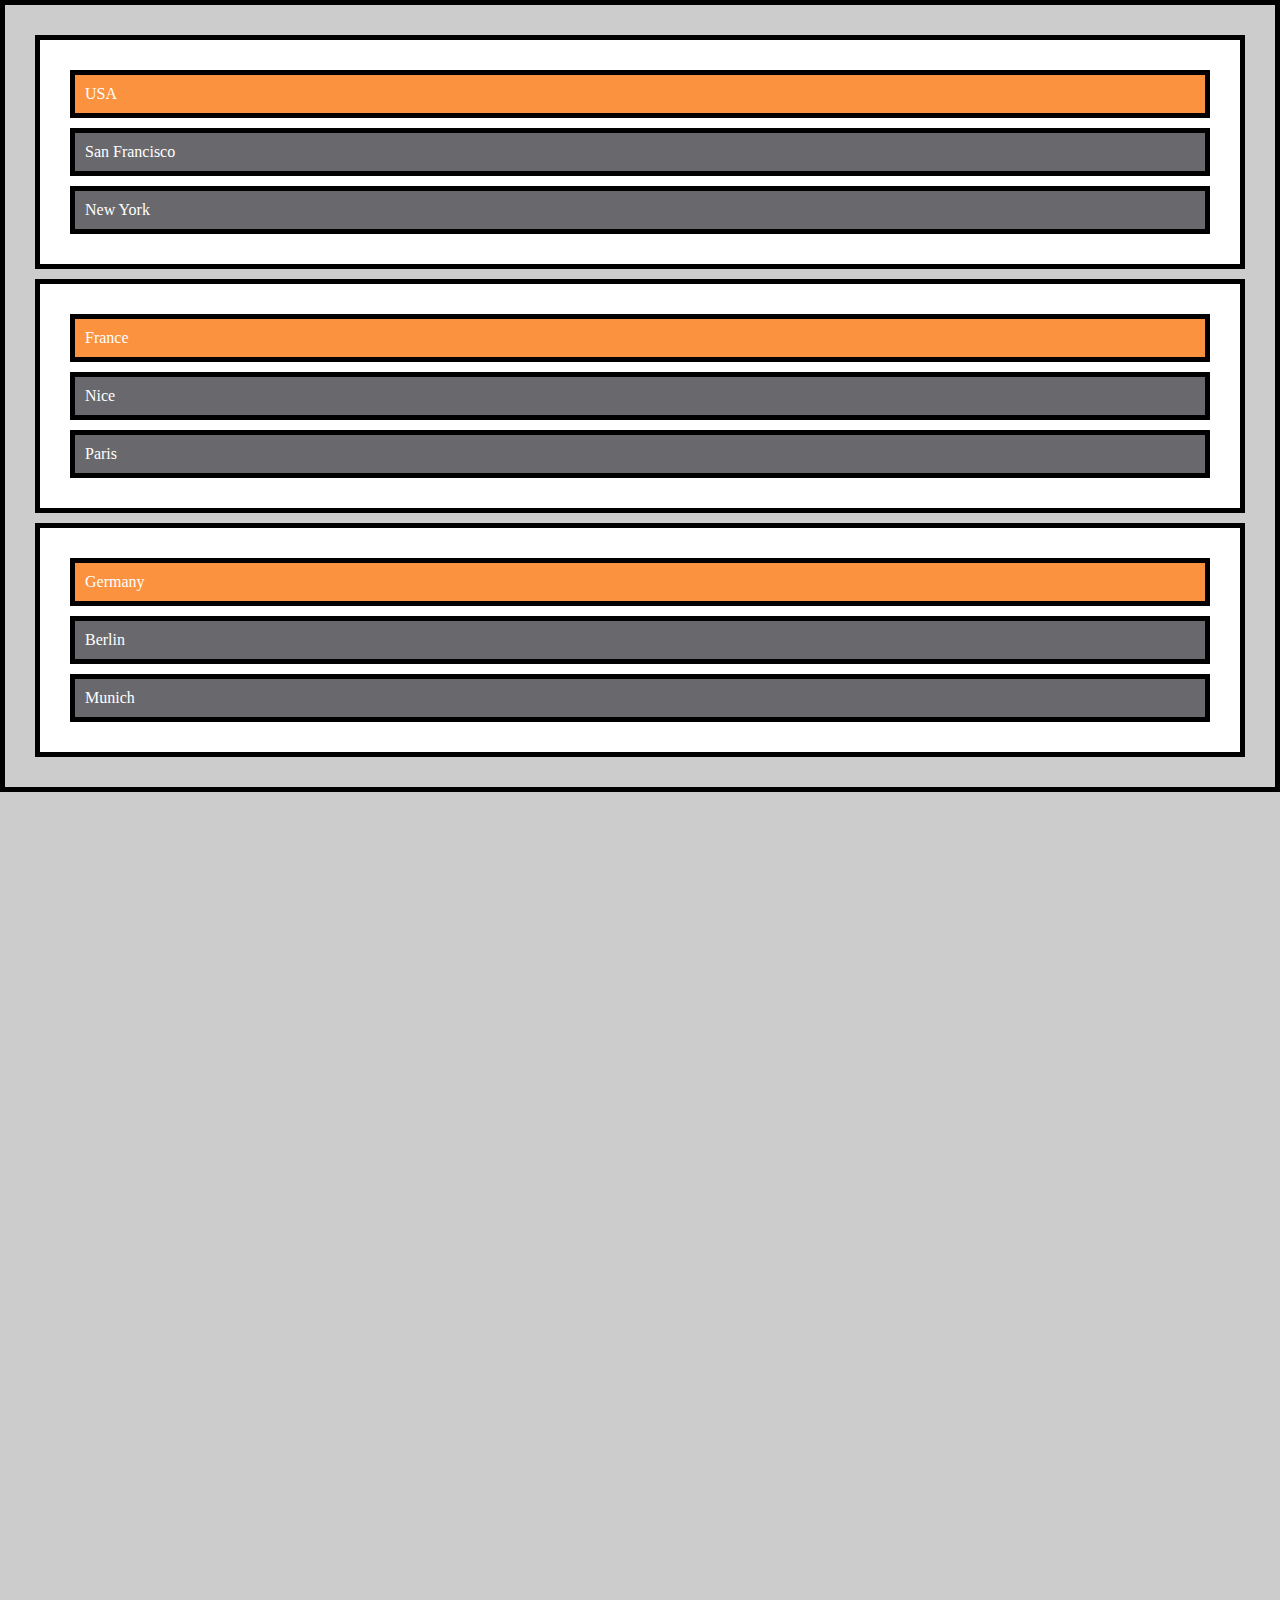
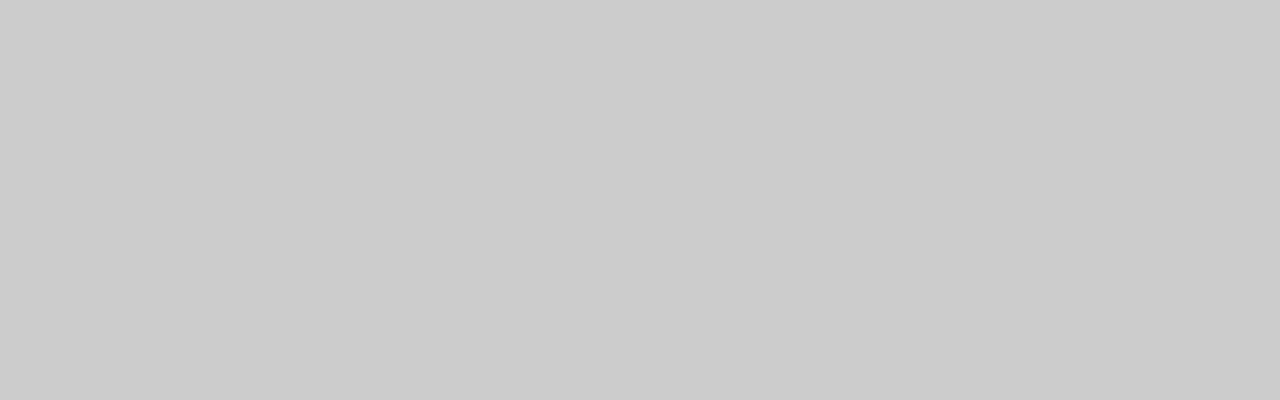
<file: Position/Sticky Position/index.html>
<!DOCTYPE html>
<html lang="en">
	<head>
		<meta charset="UTF-8" />
		<meta http-equiv="X-UA-Compatible" content="ie=edge" />
		<link rel="stylesheet" href="main.css" />
		<title>Position</title>
	</head>
	<body>
		<div class="parent">
			<div class="country">USA</div>
			<div class="cities">San Francisco</div>
			<div class="cities">New York</div>
		</div>
		<div class="parent">
			<div class="country">France</div>
			<div class="cities">Nice</div>
			<div class="cities">Paris</div>
		</div>
		<div class="parent">
			<div class="country">Germany</div>
			<div class="cities">Berlin</div>
			<div class="cities">Munich</div>
		</div>
	</body>
</html>
</file>
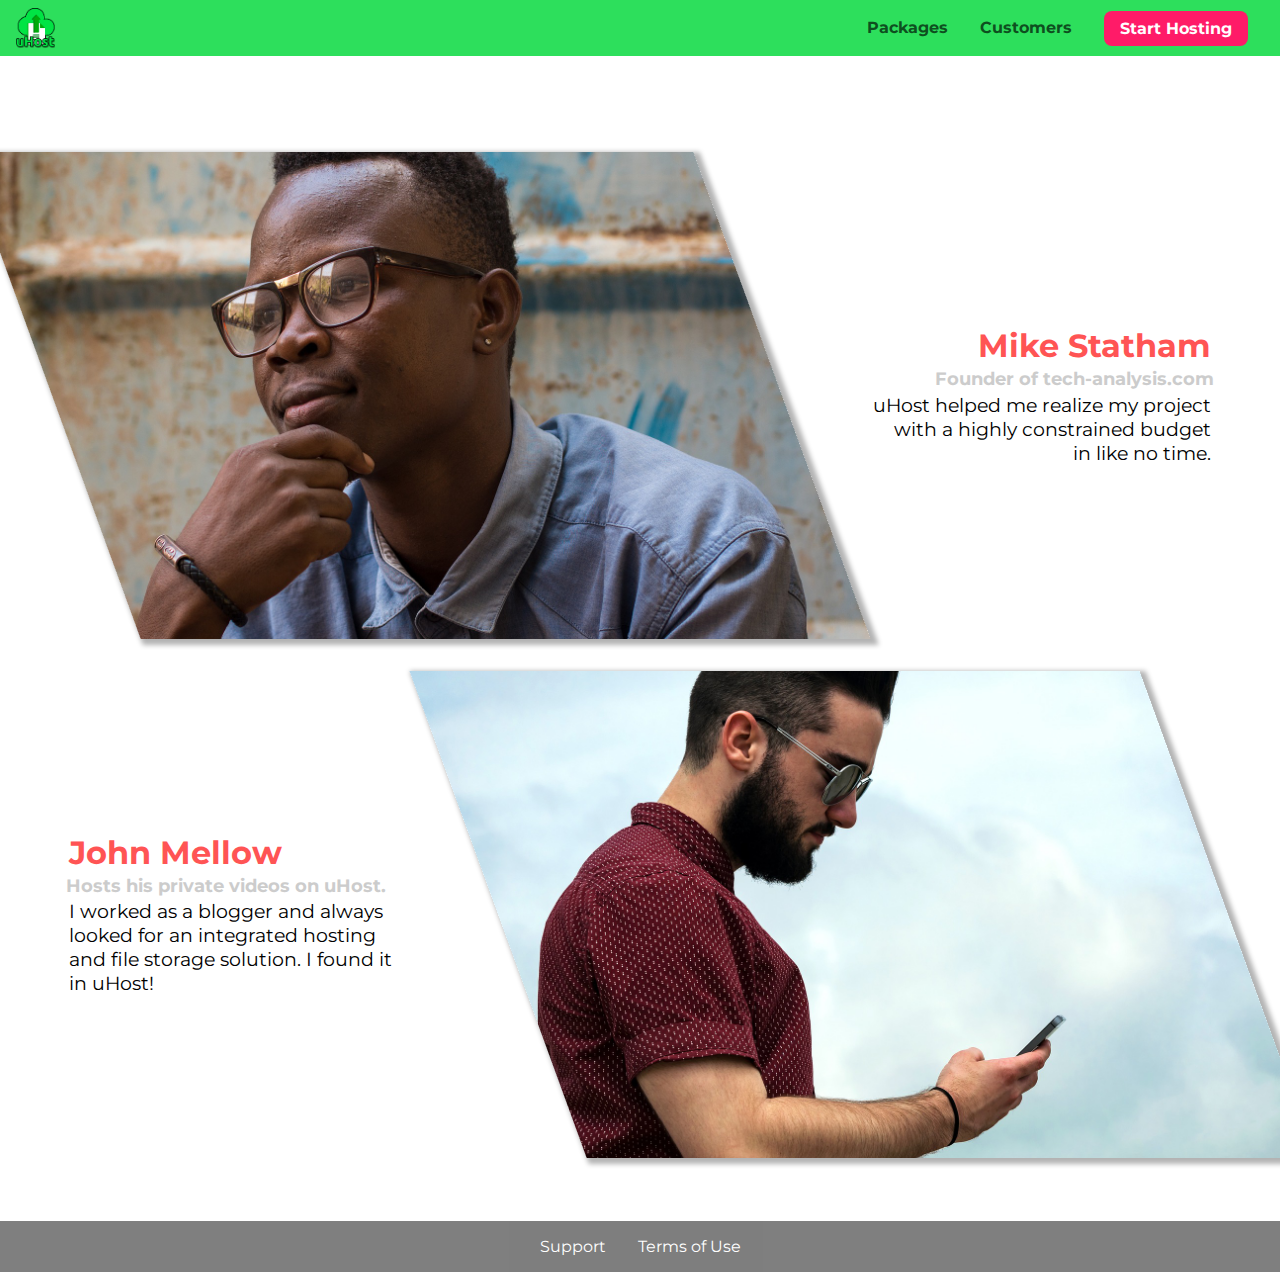
<file: Project/customers/index.html>
<!DOCTYPE html>
<html lang="en">
	<head>
		<meta charset="UTF-8" />
		<meta
			name="viewport"
			content="width=device-width, initial-scale=1.0"
		/>
		<meta http-equiv="X-UA-Compatible" content="ie=edge" />
		<title>uHost Customers</title>
		<link rel="shortcut icon" href="../favicon.png" />
		<link rel="stylesheet" href="../shared.css" />
		<link rel="stylesheet" href="customers.css" />
	</head>

	<body>
		<div class="backdrop"></div>

		<header class="main-header">
			<div>
				<button class="toggle-button">
					<span class="toggle-button__bar"></span>
					<span class="toggle-button__bar"></span>
					<span class="toggle-button__bar"></span>
				</button>
				<a href="../index.html" class="main-header__brand">
					<img
						src="../images/uhost-icon.png"
						alt="uHost - Your hosting"
				/></a>
			</div>
			<nav class="main-nav">
				<ul class="main-nav__items">
					<li class="main-nav__item">
						<a href="../packages/index.html">Packages</a>
					</li>
					<li class="main-nav__item">
						<a href="index.html">Customers</a>
					</li>
					<li class="main-nav__item main-nav__item--cta">
						<a href="../start-hosting/index.html"
							>Start Hosting</a
						>
					</li>
				</ul>
			</nav>
		</header>
		<nav class="mobile-nav">
			<ul class="mobile-nav__items">
				<li class="mobile-nav__item">
					<a href="../packages/index.html">Packages</a>
				</li>
				<li class="mobile-nav__item">
					<a href="index.html">Customers</a>
				</li>
				<li class="mobile-nav__item mobile-nav__item--cta">
					<a href="../start-hosting/index.html">Start Hosting</a>
				</li>
			</ul>
		</nav>
		<main>
			<div>
				<div class="testimonial" id="customer-1">
					<div class="testimonial__image-container">
						<img
							src="../images/customer-1.jpg"
							alt="Mike Statham - Customer"
							class="testimonial__image"
						/>
					</div>
					<div class="testimonial__info">
						<h1 class="testimonial__name">Mike Statham</h1>
						<h2 class="testimonial__subtitle">
							Founder of
							<a href="tech-analysis.com">tech-analysis.com</a>
						</h2>
						<p class="testimonial__text">
							uHost helped me realize my project with a highly
							constrained budget in like no time.
						</p>
					</div>
				</div>
				<div class="testimonial" id="customer-2">
					<div class="testimonial__info">
						<h1 class="testimonial__name">John Mellow</h1>
						<h2 class="testimonial__subtitle">
							Hosts his private videos on uHost.
						</h2>
						<p class="testimonial__text">
							I worked as a blogger and always looked for an
							integrated hosting and file storage solution. I
							found it in uHost!
						</p>
					</div>
					<div class="testimonial__image-container">
						<img
							src="../images/customer-2.jpg"
							alt="John Mellow - Customer"
							class="testimonial__image"
						/>
					</div>
				</div>
			</div>
		</main>
		<footer class="main-footer">
			<nav>
				<ul class="main-footer__links">
					<li class="main-footer__link">
						<a href="#">Support</a>
					</li>
					<li class="main-footer__link">
						<a href="#">Terms of Use</a>
					</li>
				</ul>
			</nav>
		</footer>
		<script src="../shared.js"></script>
	</body>
</html>
</file>
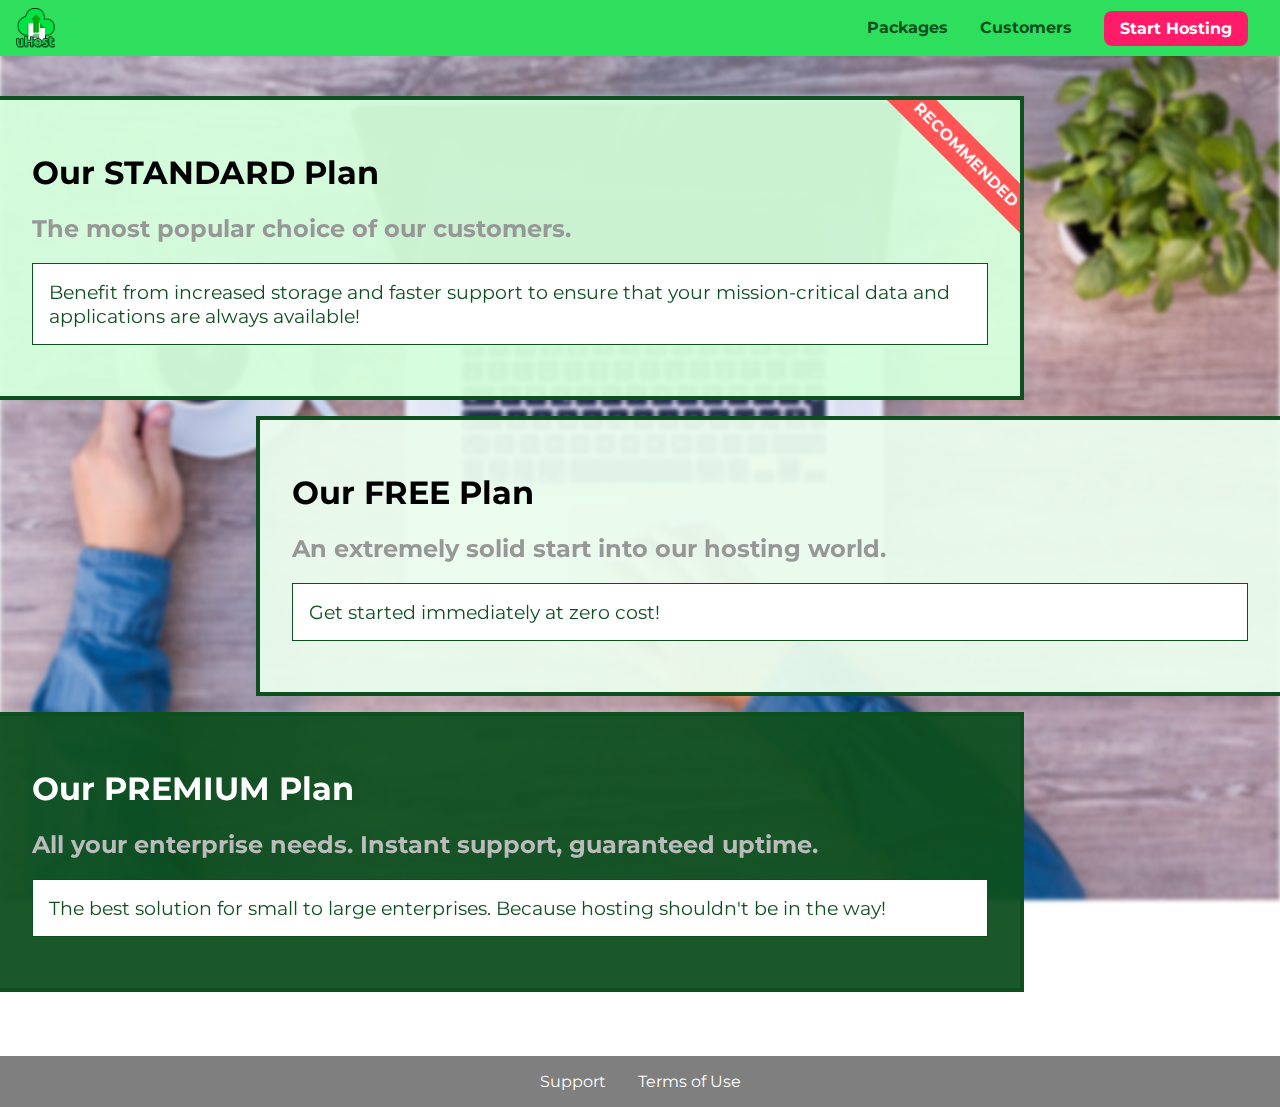
<file: Project/packages/index.html>
<!DOCTYPE html>
<html lang="en">
	<head>
		<meta charset="UTF-8" />
		<meta http-equiv="X-UA-Compatible" content="ie=edge" />
		<meta
			name="viewport"
			content="width=device-width, initial-scale=1.0"
		/>
		<title>uHost</title>
		<link rel="shortcut icon" href="favicon.png" />
		<link
			href="https://fonts.googleapis.com/css?family=Anton"
			rel="stylesheet"
		/>
		<link
			href="https://fonts.googleapis.com/css?family=Montserrat:400,700"
			rel="stylesheet"
		/>
		<link rel="stylesheet" href="../shared.css" />
		<link rel="stylesheet" href="packages.css" />
	</head>

	<body>
		<div class="backdrop"></div>
		<div class="background"></div>

		<header class="main-header">
			<div>
				<button class="toggle-button">
					<span class="toggle-button__bar"></span>
					<span class="toggle-button__bar"></span>
					<span class="toggle-button__bar"></span>
				</button>
				<a href="../index.html" class="main-header__brand">
					<img
						src="../images/uhost-icon.png"
						alt="uHost - Your hosting"
				/></a>
			</div>
			<nav class="main-nav">
				<ul class="main-nav__items">
					<li class="main-nav__item">
						<a href="index.html">Packages</a>
					</li>
					<li class="main-nav__item">
						<a href="../customers/index.html">Customers</a>
					</li>
					<li class="main-nav__item main-nav__item--cta">
						<a href="../start-hosting/index.html"
							>Start Hosting</a
						>
					</li>
				</ul>
			</nav>
		</header>
		<nav class="mobile-nav">
			<ul class="mobile-nav__items">
				<li class="mobile-nav__item">
					<a href="index.html">Packages</a>
				</li>
				<li class="mobile-nav__item">
					<a href="../customers/index.html">Customers</a>
				</li>
				<li class="mobile-nav__item mobile-nav__item--cta">
					<a href="../start-hosting/index.html">Start Hosting</a>
				</li>
			</ul>
		</nav>
		<main>
			<section class="package" id="standard">
				<a href="#standard">
					<h1 class="package__title">Our STANDARD Plan</h1>
					<h2 class="package__badge">RECOMMENDED</h2>
					<h2 class="package__subtitle">
						The most popular choice of our customers.
					</h2>
					<p class="package__info">
						Benefit from increased storage and faster support to
						ensure that your mission-critical data and
						applications are always available!
					</p>
				</a>
			</section>
			<section class="package" id="free">
				<a href="#free">
					<h1 class="package__title">Our FREE Plan</h1>
					<h2 class="package__subtitle">
						An extremely solid start into our hosting world.
					</h2>
					<p class="package__info">
						Get started immediately at zero cost!
					</p>
				</a>
			</section>

			<section class="package" id="premium">
				<a href="#premium">
					<h1 class="package__title">Our PREMIUM Plan</h1>
					<h2 class="package__subtitle">
						All your enterprise needs. Instant support,
						guaranteed uptime.
					</h2>
					<p class="package__info">
						The best solution for small to large enterprises.
						Because hosting shouldn't be in the way!
					</p>
				</a>
			</section>
		</main>
		<footer class="main-footer">
			<nav>
				<ul class="main-footer__links">
					<li class="main-footer__link">
						<a href="#">Support</a>
					</li>
					<li class="main-footer__link">
						<a href="#">Terms of Use</a>
					</li>
				</ul>
			</nav>
		</footer>
		<script src="../shared.js"></script>
	</body>
</html>
</file>
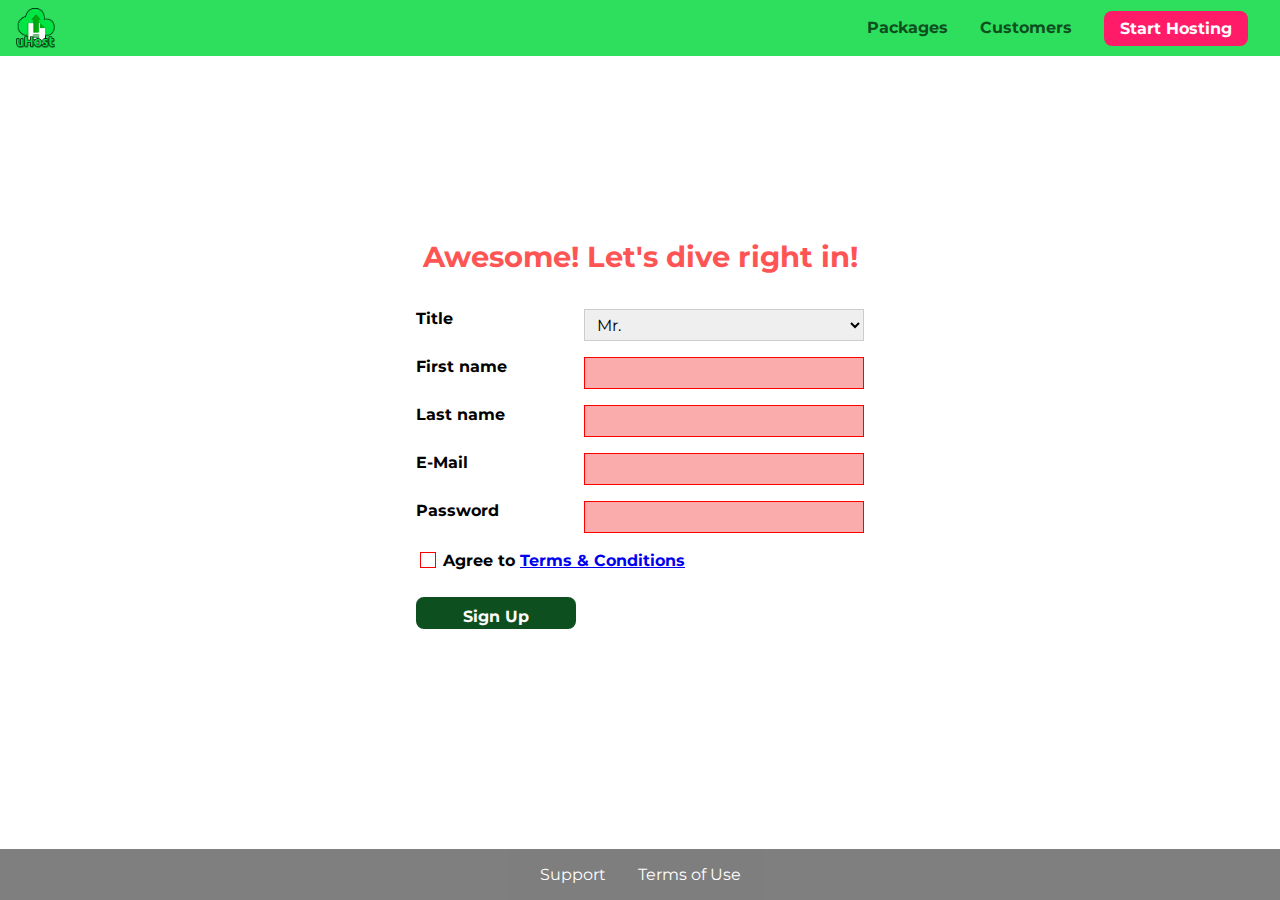
<file: Project/start-hosting/index.html>
<!DOCTYPE html>
<html lang="en">
	<head>
		<meta charset="UTF-8" />
		<meta
			name="viewport"
			content="width=device-width, initial-scale=1.0"
		/>
		<meta http-equiv="X-UA-Compatible" content="ie=edge" />
		<title>uHost Signup</title>
		<link rel="shortcut icon" href="../favicon.png" />

		<link rel="stylesheet" href="../shared.css" />
		<link rel="stylesheet" href="start-hosting.css" />
	</head>

	<body>
		<div class="backdrop"></div>
		<header class="main-header">
			<div>
				<button class="toggle-button">
					<span class="toggle-button__bar"></span>
					<span class="toggle-button__bar"></span>
					<span class="toggle-button__bar"></span>
				</button>
				<a href="../index.html" class="main-header__brand">
					<img
						src="../images/uhost-icon.png"
						alt="uHost - Your favorite hosting company"
					/>
				</a>
			</div>
			<nav class="main-nav">
				<ul class="main-nav__items">
					<li class="main-nav__item">
						<a href="../packages/index.html">Packages</a>
					</li>
					<li class="main-nav__item">
						<a href="../customers/index.html">Customers</a>
					</li>
					<li class="main-nav__item main-nav__item--cta">
						<a href="index.html">Start Hosting</a>
					</li>
				</ul>
			</nav>
		</header>
		<nav class="mobile-nav">
			<ul class="mobile-nav__items">
				<li class="mobile-nav__item">
					<a href="../packages/index.html">Packages</a>
				</li>
				<li class="mobile-nav__item">
					<a href="../customers/index.html">Customers</a>
				</li>
				<li class="mobile-nav__item mobile-nav__item--cta">
					<a href="index.html">Start Hosting</a>
				</li>
			</ul>
		</nav>
		<main class="signup-page">
			<h1 class="signup-title">Awesome! Let's dive right in!</h1>
			<form action="index.html" class="signup-form">
				<label for="title">Title</label>
				<select id="title">
					<option value="mr">Mr.</option>
					<option value="ms">Ms.</option>
				</select>
				<label for="first-name">First name</label>
				<input type="text" id="first-name" required />
				<label for="last-name">Last name</label>
				<input type="text" id="last-name" required />
				<label for="email">E-Mail</label>
				<input type="email" id="email" required />
				<label for="password">Password</label>
				<input type="password" id="password" required />
				<div class="signup-form__checkbox">
					<input type="checkbox" id="agree-terms" required />
					<label for="agree-terms"
						>Agree to
						<a href="#">Terms &amp; Conditions</a>
					</label>
				</div>

				<button type="submit" class="button">Sign Up</button>
			</form>
		</main>
		<footer class="main-footer">
			<nav>
				<ul class="main-footer__links">
					<li class="main-footer__link">
						<a href="#">Support</a>
					</li>
					<li class="main-footer__link">
						<a href="#">Terms of Use</a>
					</li>
				</ul>
			</nav>
		</footer>
		<script src="../shared.js"></script>
	</body>
</html>
</file>
<file: Flexbox/main.css>
* {
	box-sizing: border-box;
	font-size: 1.5rem;
}

html {
	background: #b3b3b3;
	padding: 5px;
}

body {
	background: #b3b3b3;
	padding: 5px;
	margin: 0;
}

.flex-container {
	background: white;
	padding: 10px;
	border: 5px solid black;
	height: 1300px;
	display: flex;
	flex-direction: row;
	flex-wrap: nowrap;
	/* flex-flow: row wrap; */
	align-items: center;
	justify-content: flex-start;
}

.item-1 {
	background: #ff7300;
	color: white;
	padding: 10px;
	border: 5px solid black;
	margin: 10px;
}

.item-2 {
	background: #ff9640;
	color: white;
	padding: 10px;
	border: 5px solid black;
	margin: 10px;
	width: 250px;
	font-size: 1.8rem;
}

.item-3 {
	background: #ff9640;
	color: white;
	padding: 10px;
	border: 5px solid black;
	margin: 10px;
	height: 250px;
}

.item-4 {
	background: #f5c096;
	color: white;
	padding: 10px;
	border: 5px solid black;
	margin: 10px;
	width: 300px;
	height: 300px;
}

.item-5 {
	background: #d3c0b1;
	color: white;
	padding: 10px;
	border: 5px solid black;
	margin: 10px;
	width: 350px;
	flex: 0 1 auto;
	/* flex: grow shrink basis */
}

.item-6 {
	background: #d3c0b1;
	color: white;
	padding: 10px;
	border: 5px solid black;
	margin: 10px;
	width: 350px;
}
</file>
<file: Grid/main.css>
html {
	height: 100%;
}

body {
	margin: 0;
	display: grid;
	height: 100%;
	grid-template-columns:
		[hd-start] repeat(4, [col-start] 25% [col-end])
		[hd-end];
	grid-template-rows:
		[hd-start] 5rem [hd-end row-2-start] minmax(10px, auto)
		[row-2-end row-3-start] 100px [row-3-end];

	/* height: 500px;
	grid-template-columns: repeat(4, 25%);
	grid-template-rows:
		[row-1-start] 5rem [row-1-end row-2-start] minmax(10px, auto)
		[row-2-end row-3-start] 100px [row-3-end]; */
	/* grid-gap: 3px; */
	grid-template-areas:
		"header header header header"
		"main main main side"
		"footer footer footer footer";
}

@media (max-width: 40rem) {
	body {
		grid-template-areas:
			"header header header header"
			"main main main main"
			"side side side side"
			"footer footer footer footer";
		grid-template-rows:
			[hd-start] 5rem [hd-end row-2-start] minmax(10px, 20rem)
			[row-2-end row-3-start] 150px [row-3-end row-4-start] 100px [row-4-end];
	}
}

.el1 {
	background: rgba(255, 154, 72, 0.5);
	/* grid-column-start: 1;
	grid-column-end: 5; */
	grid-area: side;
}

.el2 {
	background: rgba(255, 0, 0, 0.5);
	/* grid-column-start: 1;
	grid-column-end: 3; */
	grid-area: main;
	/* grid-column-start: 1;
	grid-column-end: -1;
	grid-row-start: row-2-start;
	grid-row-end: span 1; */
}

.el3 {
	background: rgba(0, 128, 0, 0.5);
	/* grid-column-start: 3;
	grid-column-end: 5; */
	grid-area: hd;
	/* grid-column-start: 2;
	grid-column-end: span 3;
	grid-row-start: row-1-start;
	grid-row-end: row-2-end; */
}

.el4 {
	background: rgba(0, 4, 255, 0.5);
	/* grid-column-start: 1;
	grid-column-end: 5; */
	grid-area: footer;
}
</file>
<file: Position/main.css>
html {
	background: #b3b3b3;
	padding: 15px;
	border: 5px solid white;
	margin: 15px;
	height: 2000px;
}

body {
	background: #fa923f;
	padding: 20px;
	border: 5px solid black;
	margin: 0;
}

.parent {
	background: white;
	padding: 20px;
	border: 5px solid black;
	margin: 0;
	overflow: hidden;
}

.parent div {
	background: rgb(105, 105, 109);
	color: white;
	padding: 10px;
	border: 5px solid black;
	margin: 10px;
}
.parent .child-1 {
	position: relative;
	top: 50px;
	left: 50px;
}
</file>
<file: Project/shared.css>
@import url("https://fonts.googleapis.com/css2?family=Roboto:wght@100;400;900&display=swap");
@import url("https://fonts.googleapis.com/css2?family=Anton&display=swap");
@import url("https://fonts.googleapis.com/css2?family=Montserrat:400,700&display=swap");

:root {
	--dark-green: #0e4f1f;
	--highlight-red: #ff1b68;
}

* {
	box-sizing: border-box;
}

html {
	height: 100%;
}

body {
	font-family: "Montserrat", sans-serif;
	overflow-x: hidden;
	margin: 0;
	padding-top: 3.5rem;
}

@supports (display: grid) {
	body {
		font-family: "Montserrat", sans-serif;
		overflow-x: hidden;
		margin: 0;
		height: 100%;
		padding-top: 0;

		display: grid;
		grid-template-rows: auto auto fit-content(8rem);
		grid-template-areas:
			"header"
			"main"
			"footer";
	}
}
main {
	grid-area: main;
}
/* ///////////////////////// */

.backdrop {
	display: none;
	position: fixed;
	opacity: 0;
	top: 0;
	left: 0;
	z-index: 100;
	width: 100vw;
	height: 100vh;
	background: rgba(0, 0, 0, 0.5);
	transition: opacity 200ms linear;
}

/* ///////////////////////// */
.main-header {
	width: 100%;
	position: fixed;
	top: 0;
	left: 0;
	background: #2ddf5c;
	padding: 0.5rem 1rem;
	z-index: 5;
	display: -webkit-box;
	display: -webkit-flex;
	display: -ms-flexbox;
	display: flex;
	align-items: center;
	justify-content: space-between;
}

.main-header__brand {
	color: var(--dark-green);
	text-decoration: none;
	font-weight: bold;
}
.main-header__brand img {
	height: 2.5rem;
	vertical-align: middle;
}

.main-nav {
	display: none;
}
.main-nav__items {
	padding: 0;
	margin: 0;
	list-style: none;
	display: -webkit-box;
	display: -webkit-flex;
	display: -ms-flexbox;
	display: flex;
}
.main-nav__item {
	margin: 0 1rem;
}
.main-nav__item a,
.mobile-nav__item a {
	text-decoration: none;
	color: var(--dark-green);
	font-weight: bold;
	padding: 0.2rem 0;
}

.main-nav__item a:hover {
	color: white;
	border-bottom: 5px solid white;
}
.main-nav__item a:active {
	color: rgb(212, 201, 201);
	border-color: rgb(212, 201, 201);
}

.main-nav__item--cta {
	animation: wiggle 400ms 3s 8 ease-out none;
}

.main-nav__item--cta a,
.mobile-nav__item--cta a {
	color: white;
	background: var(--highlight-red);
	padding: 0.5rem 1rem;
	border-radius: 8px;
}
.main-nav__item--cta a:hover,
.main-nav__item--cta a:active,
.mobile-nav__item--cta a:hover,
.mobile-nav__item--cta a:active {
	color: var(--highlight-red);
	background: white;
	border: none;
}
/* ////////////////////////////// */

.main-footer {
	background: black;
	padding: 1rem;
	opacity: 0.5;
	margin-top: 3rem;
	grid-area: footer;
}
.main-footer__links {
	list-style: none;
	margin: 0;
	padding: 0;
	display: -webkit-box;
	display: -webkit-flex;
	display: -ms-flexbox;
	display: flex;
	flex-direction: column;
	align-items: center;
}
.main-footer__link {
	margin: 0.5rem 0;
}
.main-footer__link a {
	color: white;
	text-decoration: none;
}
.main-footer__link a:hover,
.main-footer__link a:active {
	color: #ccc;
	text-decoration: none;
}
/* ///////////////////////// */
.button {
	background: var(--dark-green);
	color: white;
	font: inherit;
	border: 2px solid var(--dark-green);
	padding: 0.5rem;
	border-radius: 8px;
	font-weight: bold;
	cursor: pointer;
}
button:hover,
button:active {
	background: white;
	color: var(--dark-green);
}
.button:focus {
	outline: none;
}

.button[disabled] {
	cursor: not-allowed;
	border: #a1a1a1;
	background: #ccc;
	color: #a1a1a1;
}
.toggle-button {
	width: 3rem;
	background: transparent;
	border: none;
	cursor: pointer;
	padding-top: 0;
	padding-bottom: 0;
	vertical-align: middle;
}

.toggle-button:focus {
	outline: none;
}

.toggle-button__bar {
	width: 100%;
	height: 0.2rem;
	background: black;
	display: block;
	margin: 0.6rem 0;
}
.open {
	display: block !important;
	opacity: 1 !important;
	transform: translateY(0) !important;
}

/* ///////////////////////// */
.mobile-nav {
	position: fixed;
	transform: translateX(-100%);
	transition: transform 300ms linear;
	z-index: 101;
	top: 0;
	left: 0;
	background: white;
	width: 80%;
	height: 100vh;
}

.mobile-nav__items {
	display: -webkit-box;
	display: -webkit-flex;
	display: -ms-flexbox;
	display: flex;
	flex-direction: column;
	width: 100%;
	height: 100%;
	list-style: none;
	margin: 0 auto;
	padding: 0;
	justify-content: center;
	align-items: center;
}

.mobile-nav__item {
	margin: 1rem 0;
}

.mobile-nav__item a {
	font-size: 1.5rem;
}
@media (min-width: 40rem) {
	.toggle-button {
		display: none;
	}
	.main-nav {
		display: -webkit-box;
		display: -webkit-flex;
		display: -ms-flexbox;
		display: flex;
	}
	.main-footer__link {
		margin: 0 1rem;
	}
	.main-footer__links {
		flex-direction: row;
		justify-content: center;
		align-items: center;
	}
}

@keyframes wiggle {
	0% {
		transform: rotate(0deg);
	}
	50% {
		transform: rotate(-10deg);
	}
	100% {
		transform: rotateZ(10deg);
	}
}
</file>
<file: Project/main.css>
#product-overview {
	background: linear-gradient(
			to top,
			rgba(80, 68, 18, 0.6) 10%,
			transparent
		),
		url("freedom.jpg") left 20% bottom 100% / cover no-repeat
			border-box fixed,
		#ff1b68;
	/* background-image: url('freedom.jpg');
	background-size: cover;
	background-repeat: no-repeat;
	background-position: left 10% bottom 20%;
	background-origin: border-box;
	background-clip: border-box;
	background-attachment: fixed; */
	/* background-image: linear-gradient(
		180deg,
		red,
		orange,
		yellow,
		green,
		blue,
		purple
	); */
	/* background-image: radial-gradient(
		circle,
		red,
		orange,
		yellow,
		green,
		blue,
		purple
	); */

	width: 100vw;
	height: 77vh;

	position: relative;
}

#product-overview h1 {
	color: white;
	font-family: "Anton", sans-serif;
	position: absolute;
	bottom: 5%;
	left: 3%;
	font-size: 1.6rem;
}

.section-title {
	color: #2ddf5c;
	text-align: center;
}

.plan {
	background: #d5ffdc;
	text-align: center;
	padding: 1rem;
	margin: 0.5rem 0;
	width: 100%;
	border-radius: 4px;
}

.plan--highlighted {
	background: #19b84c;
	color: white;
}
.plan__annotation {
	background: white;
	color: #19b84c;
	padding: 0.5rem;
	box-shadow: 3px 3px 3px 3px rgba(0, 0, 0, 0.3);
	border-radius: 8px;
}

.plan__features {
	list-style: none;
	margin: 0;
	padding: 0;
}

.plan__title {
	color: #0e4f1f;
}

.plan__price {
	color: #858585;
}

.plan--highlighted .plan__title {
	color: white;
}

.plan--highlighted .plan__price {
	color: #0e4f1f;
}

.plan__features li {
	margin: 0.5rem 0;
}

#key-features {
	background: #ff1b68;
	margin-top: 5rem;
	padding: 3.75rem;
}
#key-features .section-title {
	color: white;
	margin: 2rem;
}
.key-feature__list {
	list-style: none;
	margin: 0;
	padding: 0;
	text-align: center;
}
.key-feature {
	width: 100%;
}

.key-feature__image {
	background: #ffcede;
	width: 128px;
	height: 128px;
	border: 2px solid #424242;
	border-radius: 50%;
	margin: 0 auto;
	padding: 1.25rem;
}

.key-feature__description {
	text-align: center;
	font-weight: bold;
	color: white;
	font-size: 1.25rem;
}

/* h1 {
    font-family: sans-serif;
} */
.modal {
	position: fixed;
	opacity: 0;
	transform: translateY(-3rem);
	transition: opacity 200ms ease-out, transform 500ms ease-out;
	z-index: 200;
	top: 20%;
	left: 30%;
	width: 40%;
	background: white;
	padding: 1rem;
	border: 1px solid #ccc;
	box-shadow: 1px 1px 1px rgba(0, 0, 0, 0.5);
}

.modal__title {
	text-align: center;
	margin: 0 0 1rem 0;
}

.modal__actions {
	text-align: center;
}

.modal__action {
	border: 1px solid #0e4f1f;
	background: #0e4f1f;
	text-decoration: none;
	color: white;
	font: inherit;
	padding: 0.5rem 1rem;
	cursor: pointer;
}

.modal__action:hover,
.modal__action:active {
	background: #2ddf5c;
	border-color: #2ddf5c;
}

.modal__action--negative {
	background: red;
	border-color: red;
}

.modal__action--negative:hover,
.modal__action--negative:active {
	background: #ff5454;
	border-color: #ff5454;
}

/*  !MEDIA QUERIES  */

@media (min-width: 40rem) {
	#product-overview {
		background-position: 50% 25%;
		margin-top: 2.75rem;
	}
	#product-overview h1 {
		font-size: 3rem;
	}
	/* //////////////////////// */
	.plan__list {
		width: 100%;
		display: flex;
		justify-content: center;
		align-items: center;
	}
	.plan {
		display: flex;
		flex-direction: column;
		width: 30%;
		margin: 0.5rem;
		max-width: 25rem;
		justify-content: space-between;
		height: 28rem;
	}
	.plan--highlighted {
		box-shadow: 3px 3px 3px 3px rgba(0, 0, 0, 0.3);
		height: 30rem;
		z-index: 2;
	}
	.key-feature {
		width: 30%;
		max-width: 25rem;
	}
	.key-feature__list {
		display: flex;
		justify-content: center;
	}
}
</file>
<file: SASS/main.css>
.char-highlight {
  font-weight: bold;
  font-size: 1.4rem;
  color: #521751;
}

html {
  font-size: 94.75%;
}

@media (min-width: 40rem) {
  html {
    font-size: 125%;
  }
}

body {
  font-family: Arial, sans-serif;
  margin: 0;
}

.container {
  display: -webkit-box;
  display: -ms-flexbox;
  display: flex;
  -webkit-box-orient: vertical;
  -webkit-box-direction: normal;
      -ms-flex-direction: column;
          flex-direction: column;
  -ms-flex-wrap: nowrap;
      flex-wrap: nowrap;
  -webkit-box-align: center;
      -ms-flex-align: center;
          align-items: center;
  padding: 3rem 0;
  -webkit-box-sizing: border-box;
          box-sizing: border-box;
}

.sass-section, .sass-introduction, .sass-details {
  border: 0.05rem solid #521751;
  background: #f7e1f6;
  padding: 2rem;
  text-align: center;
  width: 90%;
  -webkit-box-sizing: border-box;
          box-sizing: border-box;
}

@media (min-width: 40rem) {
  .sass-section, .sass-introduction, .sass-details {
    width: 30rem;
  }
}

.sass-introduction {
  -webkit-box-shadow: 0.2rem 0.2rem 0.1rem #ccc;
          box-shadow: 0.2rem 0.2rem 0.1rem #ccc;
}

.sass-introduction p {
  margin: 0;
}

.sass-details {
  margin: 2rem 0;
}

.section-header {
  border-bottom: 0.05rem solid #521751;
}

.section-header h1 {
  margin: 0 0 1rem 0;
}

.documentation-links {
  display: -webkit-box;
  display: -ms-flexbox;
  display: flex;
  list-style: none;
  margin: 1rem 0 0 0;
  padding: 0;
  -webkit-box-orient: vertical;
  -webkit-box-direction: normal;
      -ms-flex-direction: column;
          flex-direction: column;
}

.documentation-links li {
  margin: 0.2rem 0;
  background: white;
}

.documentation-links .documentation-link {
  text-decoration: none;
  color: #521751;
  display: block;
  padding: 0.2rem;
  border: 0.05rem solid #521751;
}

.documentation-links .documentation-link:hover, .documentation-links .documentation-link:active {
  color: white;
  background: #fa923f;
  border-color: #fa923f;
}
/*# sourceMappingURL=main.css.map */
</file>
<file: Selectors/main.css>
body {
	font-family: sans-serif;
}

nav {
	margin-bottom: 16px;
	background: #fa923f;
	padding: 8px 0;
}

a {
	text-decoration: none;
	color: white;
	margin: 10px;
}

a.active {
	color: #521751;
}

a {
	color: blue;
}

.main-section {
	height: 800px;
	border: 1px solid #ccc;
	padding: 16px;
}
.highlighted {
	border: 2px solid #fa923f;
}
</file>
<file: Transformations/main.css>
.container {
	position: relative;
	margin: 150px auto;
	border: 1px solid black;
	width: 200px;
	height: 200px;
	perspective: 1000px;
	perspective-origin: 500px;
	transform: rotateY(95deg);
	transform-style: preserve-3d;
}

.box1 {
	background: red;
	position: absolute;
	width: 100%;
	height: 100%;
	transform: rotateY(80deg);
	color: white;
	font-family: sans-serif;
	text-align: center;
	z-index: 1;
}
.box2 {
	background: blue;
	position: absolute;
	width: 100%;
	height: 100%;
	color: white;
	font-family: sans-serif;
	text-align: center;
	transform: translateX(1rem) translateZ(-10rem);
}
</file>
<file: Grid/autoflow/main.css>
.container {
	margin: 20px;
	display: grid;
	grid-template-columns: repeat(3, 15rem);
	grid-template-rows: 20rem;
	justify-content: center;
	grid-gap: 1.5rem;
	grid-auto-rows: minmax(8rem, auto);
	grid-auto-flow: row dense;
	grid-auto-columns: 5rem;
}

.quote {
	border: 1px solid #fa923f;
	background: #ffbd87;
	font-family: sans-serif;
	padding: 1rem;
	border-radius: 5px;
}
.quote:nth-of-type(2) {
	grid-column: span 2;
}

.quote--featured {
	border: #ff4213;
	background: #ff9f87;
	grid-column: span 2;
}
</file>
<file: Position/Sticky Position/main.css>
html {
	/*background: #b3b3b3;
    padding: 15px;
    border: 5px solid white;
    margin: 15px;*/
	height: 2000px;
}

body {
	background: #ccc;
	padding: 20px;
	border: 5px solid black;
	margin: 0;
}

.parent {
	background: white;
	padding: 20px;
	border: 5px solid black;
	margin: 10px;
}

.parent .country {
	background: #fa923f;
	color: white;
	padding: 10px;
	border: 5px solid black;
	margin: 10px;
	position: sticky;
	top: 0;
}

.parent .cities {
	background: rgb(105, 105, 109);
	color: white;
	padding: 10px;
	border: 5px solid black;
	margin: 10px;
}
</file>
<file: Project/customers/customers.css>
main {
	padding-top: 2.5rem;
}

.testimonial {
	font-size: 1.2rem;
}

/* .testimonial:first-of-type {
	margin-top: 5rem;
} */

.testimonial__image-container {
	width: 60%;
	max-width: 40rem;
	transform: skew(20deg);
	overflow: hidden;
}

#customer-1:hover .testimonial__image-container {
	animation: flip 1s ease-out forwards;
}

.testimonial__image {
	width: 100%;
	vertical-align: top;
	transform: skew(-20deg) scale(1.3);
}

.testimonial__info {
	text-align: right;
	padding: 0.9rem;
}

#customer-2.testimonial {
	text-align: right;
}

#customer-2 .testimonial__info {
	text-align: left;
}

.testimonial__name {
	margin: 0.2rem;
	color: #ff5454;
	font-size: 2rem;
}

.testimonial__subtitle {
	margin: 0;
	font-size: 1.1rem;
	color: #ccc;
}

.testimonial__subtitle a {
	color: inherit;
	text-decoration: none;
}

.testimonial__subtitle a:hover,
.testimonial__subtitle a:active {
	color: #7a7a7a;
}

.testimonial__text {
	margin: 0.2rem;
}
@media (min-width: 40rem) {
	.testimonial {
		margin: 0 auto;
		max-width: 1500px;
		display: flex;
		align-items: center;
		justify-content: space-around;
		padding: 1rem;
	}
	.testimonial__list {
		width: 80%;
		margin: auto;
	}
	.testimonial__image-container {
		box-shadow: 3px 3px 5px 3px rgba(0, 0, 0, 0.3);
		width: 65%;

		max-width: 730px;
	}
	.testimonial__info {
		width: 30%;
	}
	.testimonial:first-of-type {
		margin-top: 6rem;
	}
}

@keyframes flip {
	0% {
		transform: rotateY(0) skew(20deg);
	}
	50% {
		transform: rotateY(160deg) skew(20deg);
	}
	100% {
		transform: rotateY(360deg) skew(20deg);
	}
}
</file>
<file: Project/packages/packages.css>
@font-face {
	font-family: "AnonymousPro";
	src: url("anonymousPro-Regular.ttf") format("truetype");
	/* font-display: swap block fallback optional  */
}
@font-face {
	font-family: "AnonymousPro";
	src: url("anonymousPro-Bold.ttf") format("truetype");
	font-weight: 700;
}

main {
	padding-top: 5rem;
}

.background {
	background: url("../images/plans-background.jpg") center/cover;
	filter: grayscale(40%);
	filter: blur(2px);
	width: 100vw;
	height: 100vh;
	position: fixed;
	z-index: -1;
}

.package {
	width: 80%;
	margin: 4rem 0;
	border: 4px solid #0e4f1f;
	border-left: none;
	position: relative;
	z-index: 1;
	overflow: hidden;
}

.package:hover,
.package:active {
	box-shadow: 2px 2px 4px rgba(0, 0, 0, 0.5);
	border-color: #ff1b68;
}

.package a {
	text-decoration: none;
	color: inherit;
	display: block;
	padding: 2rem;
	z-index: 1;
}

.package__subtitle {
	color: #979797;
}
.package__info {
	padding: 1rem;
	border: 1px solid #0e4f1f;
	color: #0e4f1f;
	background: white;
	font-size: 1.2rem;
	/* font-style font-variant font-weight font-size/line-height font-family */
	/* font-size: 1.25rem;
	font-family: 'AnonymousPro', sans-serif;
	font-weight: 700; */
}

#standard {
	background: rgba(213, 255, 220, 0.95);
}
#standard .package__badge {
	position: absolute;
	right: 0;
	top: 0;
	margin: 1.25rem;
	font-size: 1rem;
	color: white;
	background: #ff5454;
	padding: 0.5rem;
	z-index: 10;
	transform: rotate(45deg) translate(3.5rem, -2rem);
	transform-origin: center;
	width: 12rem;
	text-align: center;
}

#free {
	background: rgba(234, 252, 237, 0.95);
	margin-left: auto;
	border-right: none;
	border-left: 4px solid #0e4f1f;
}

#free:hover,
#free:after {
	border-color: #ff1b68;
}
#standard:hover,
#premium:hover {
	animation: push 3s ease-out forwards;
}
#premium {
	background: rgba(14, 79, 31, 0.95);
}
#premium .package__title {
	color: white;
}
#premium .package__subtitle {
	color: #bbb;
}
@media (min-width: 40rem) {
	main {
		max-width: 1500px;
		margin-left: auto;
		margin-right: auto;
	}
	.package {
		margin: 1rem 0;
	}
}
@media (min-width: 1500px) {
	.package {
		border-left: 4px solid #0e4f1f;
	}
	#free {
		border-right: 4px solid #0e4f1f;
	}
}
@keyframes push {
	0% {
		transform: translateX(0);
	}
	50% {
		transform: translateX(-5%);
	}
	100% {
		transform: translateX(5%);
	}
}
</file>
<file: Project/start-hosting/start-hosting.css>
main {
	padding-top: 4rem;
}

.signup-title {
	text-align: center;
	font-size: 1.8rem;
	color: #ff5454;
}

.signup-form {
	padding: 1rem;
	display: grid;
	grid-auto-rows: 2rem;
	grid-row-gap: 0.5rem;
}

.signup-form label {
	font-weight: bold;
}

.signup-form label,
.signup-form input,
.signup-form select {
	display: block;
	width: 100%;
}

/* .signup-form input[type='checkbox'] {} */
.signup-form input[id*="terms"],
.signup-form input[id*="terms"] + label {
	display: inline-block;
	width: auto;

	vertical-align: middle;
}

.signup-form input:not([type="checkbox"]),
.signup-form select {
	border: 1px solid #ccc;
	padding: 0.2rem 0.5rem;
	font: inherit;
}

.signup-form input:focus,
.signup-form select:focus {
	outline: none;
	background: #dfe0e0a6;
	border-color: #000000;
}

.signup-form input[type="checkbox"] {
	border: 1px solid #ccc;
	background: white;
	width: 1rem;
	height: 1rem;
	-webkit-appearance: none;
	-moz-appearance: none;
	appearance: none;
}

.signup-form input[type="checkbox"]:checked {
	background: #2ddf5c;
	border: #0e4f1f;
}

.signup-form input.invalid,
.signup-form select.invalid,
.signup-form :invalid {
	border-color: red !important;
	background: #faacac;
}

.signup-form button[type="submit"] {
	display: block;
}
@media (min-width: 40rem) {
	.signup-form {
		margin: auto;
		width: 30rem;
		grid-template-columns: 10rem auto;
		grid-row-gap: 1rem;
		grid-column-gap: 0.5rem;
	}

	.signup-form__checkbox {
		grid-column: span 2;
	}
}
</file>
